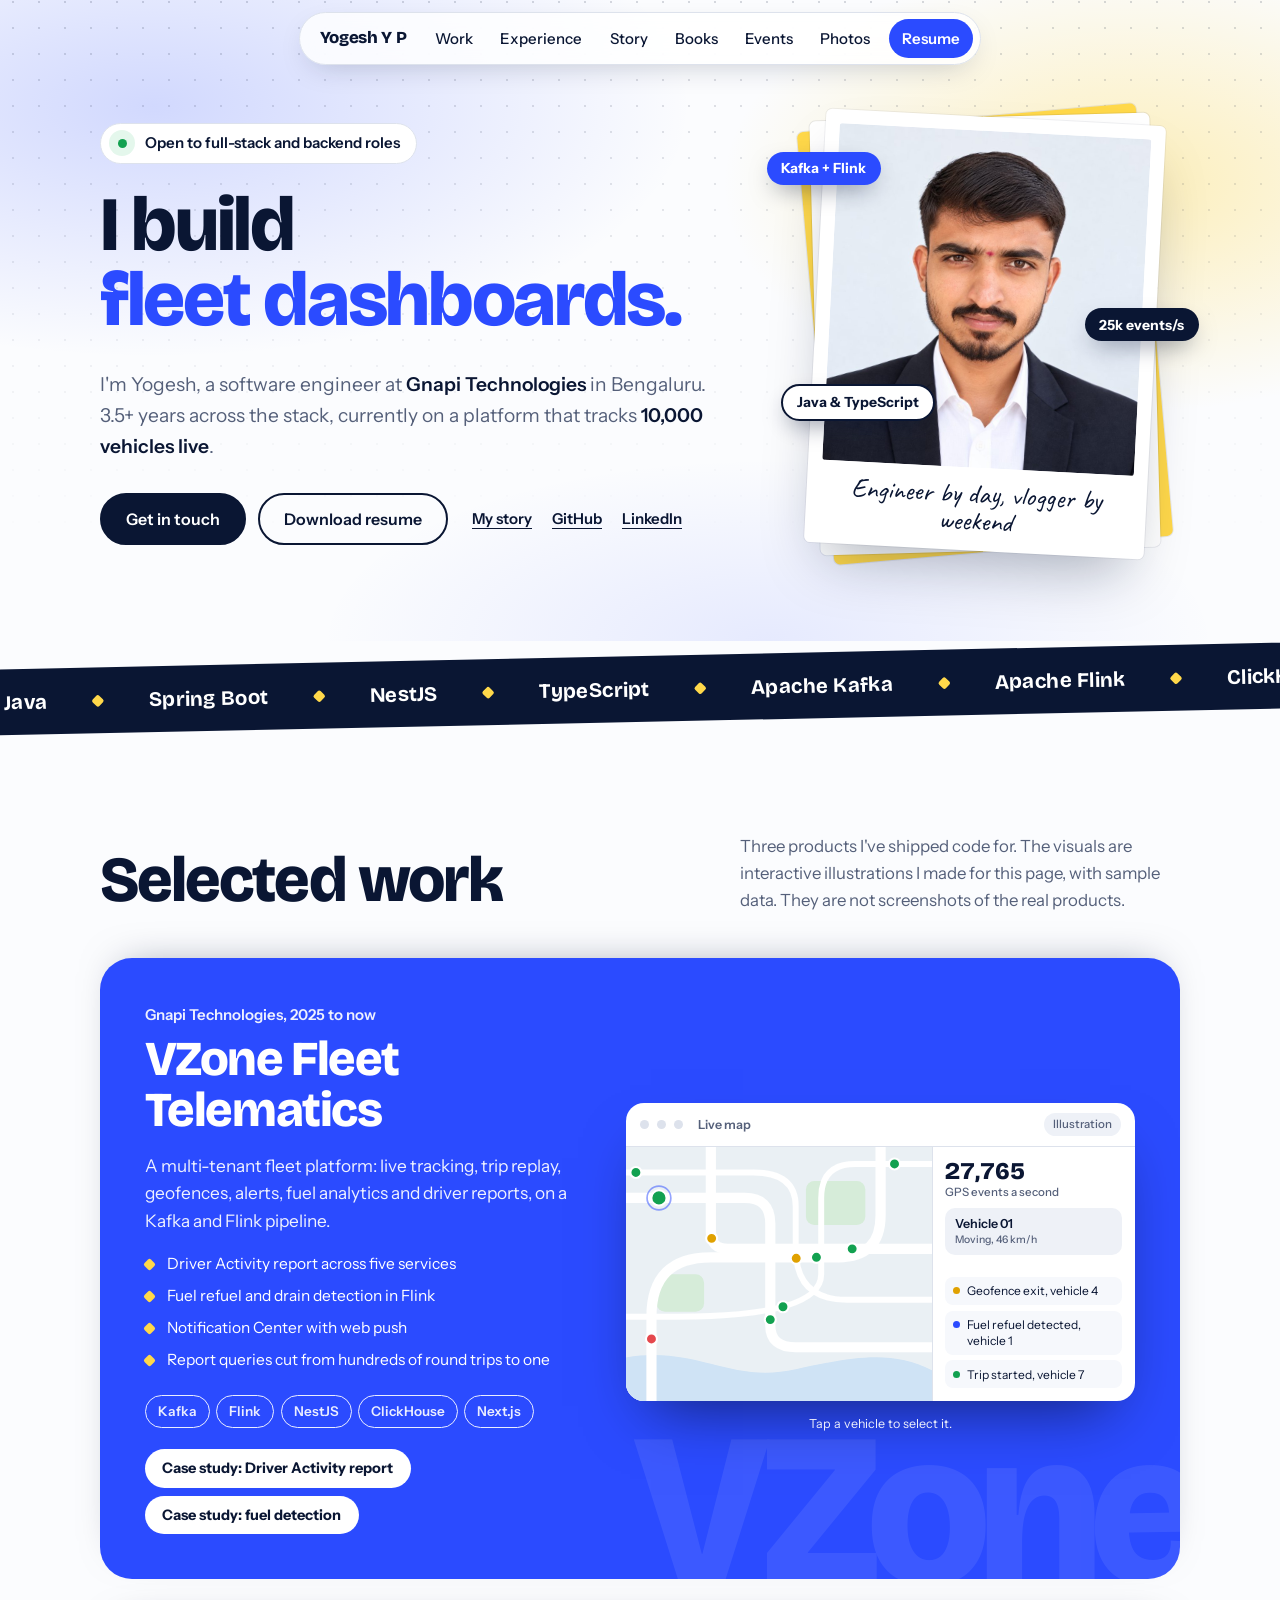
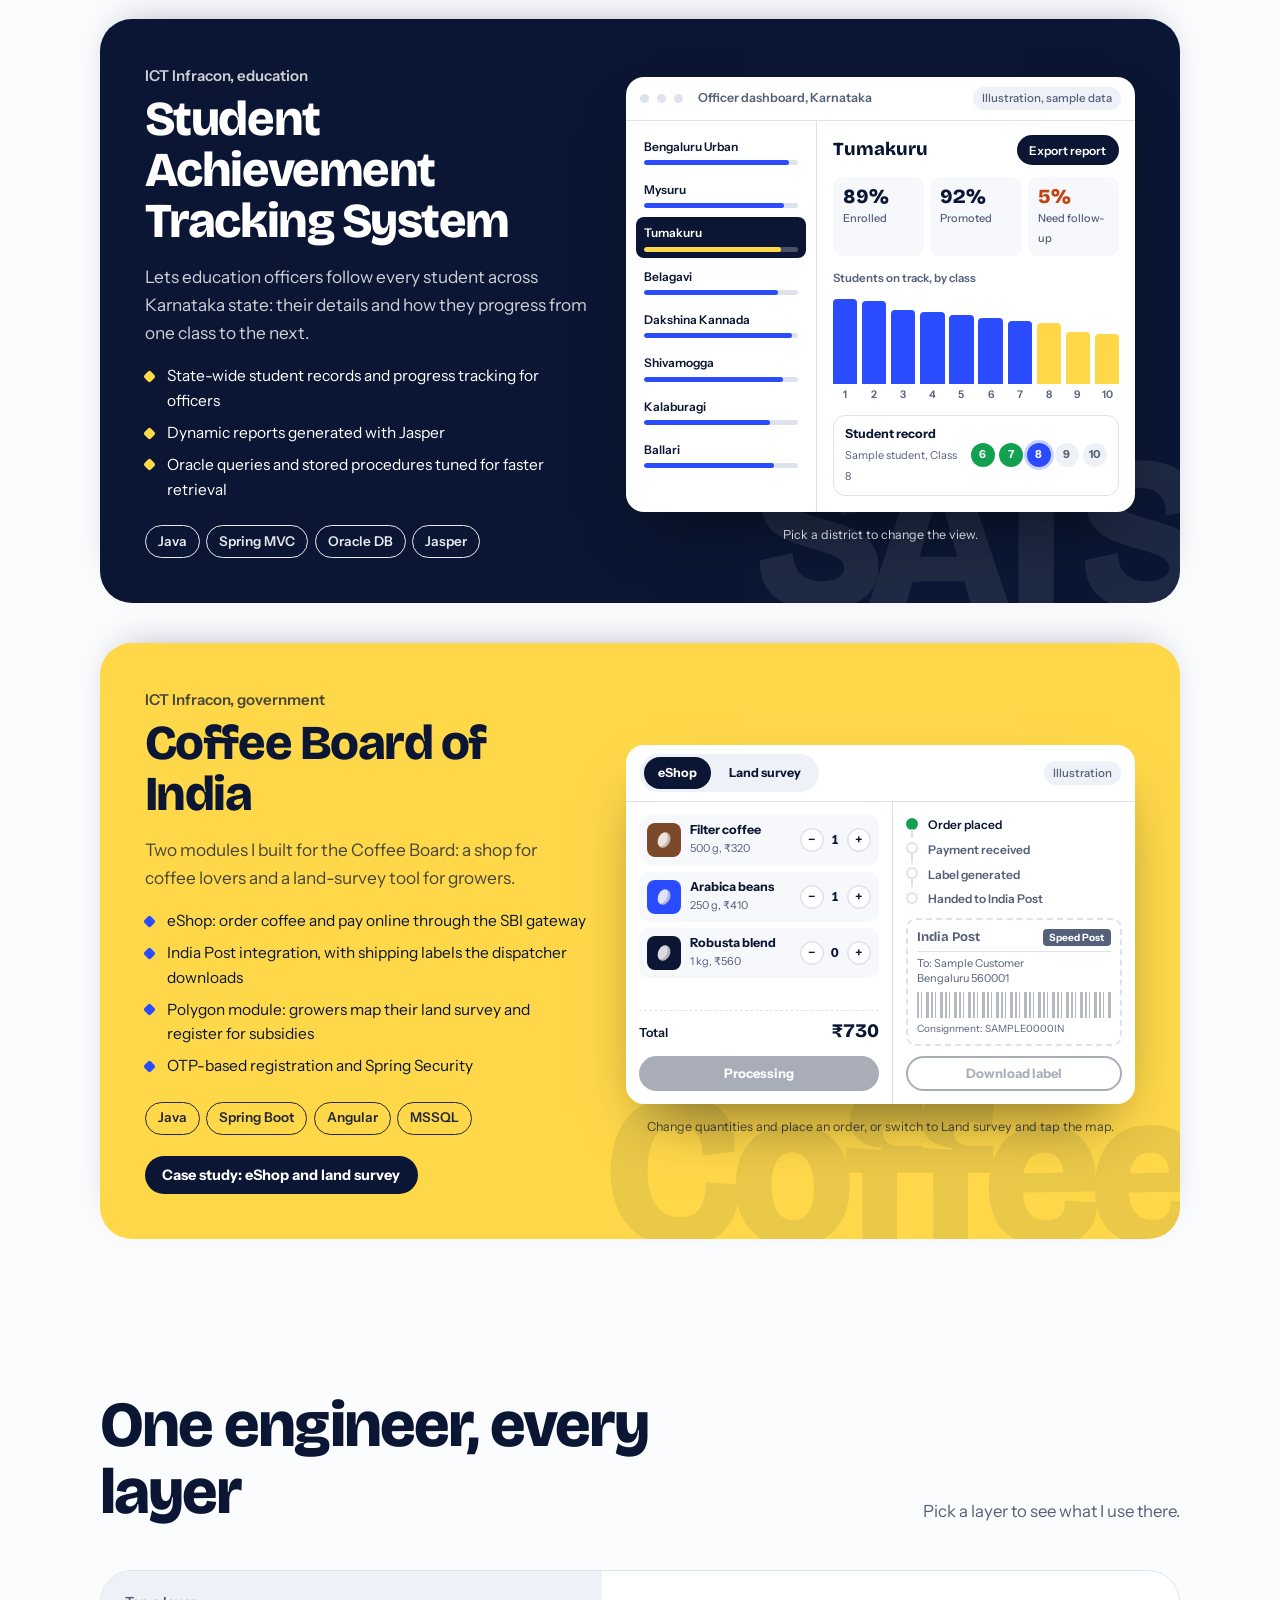
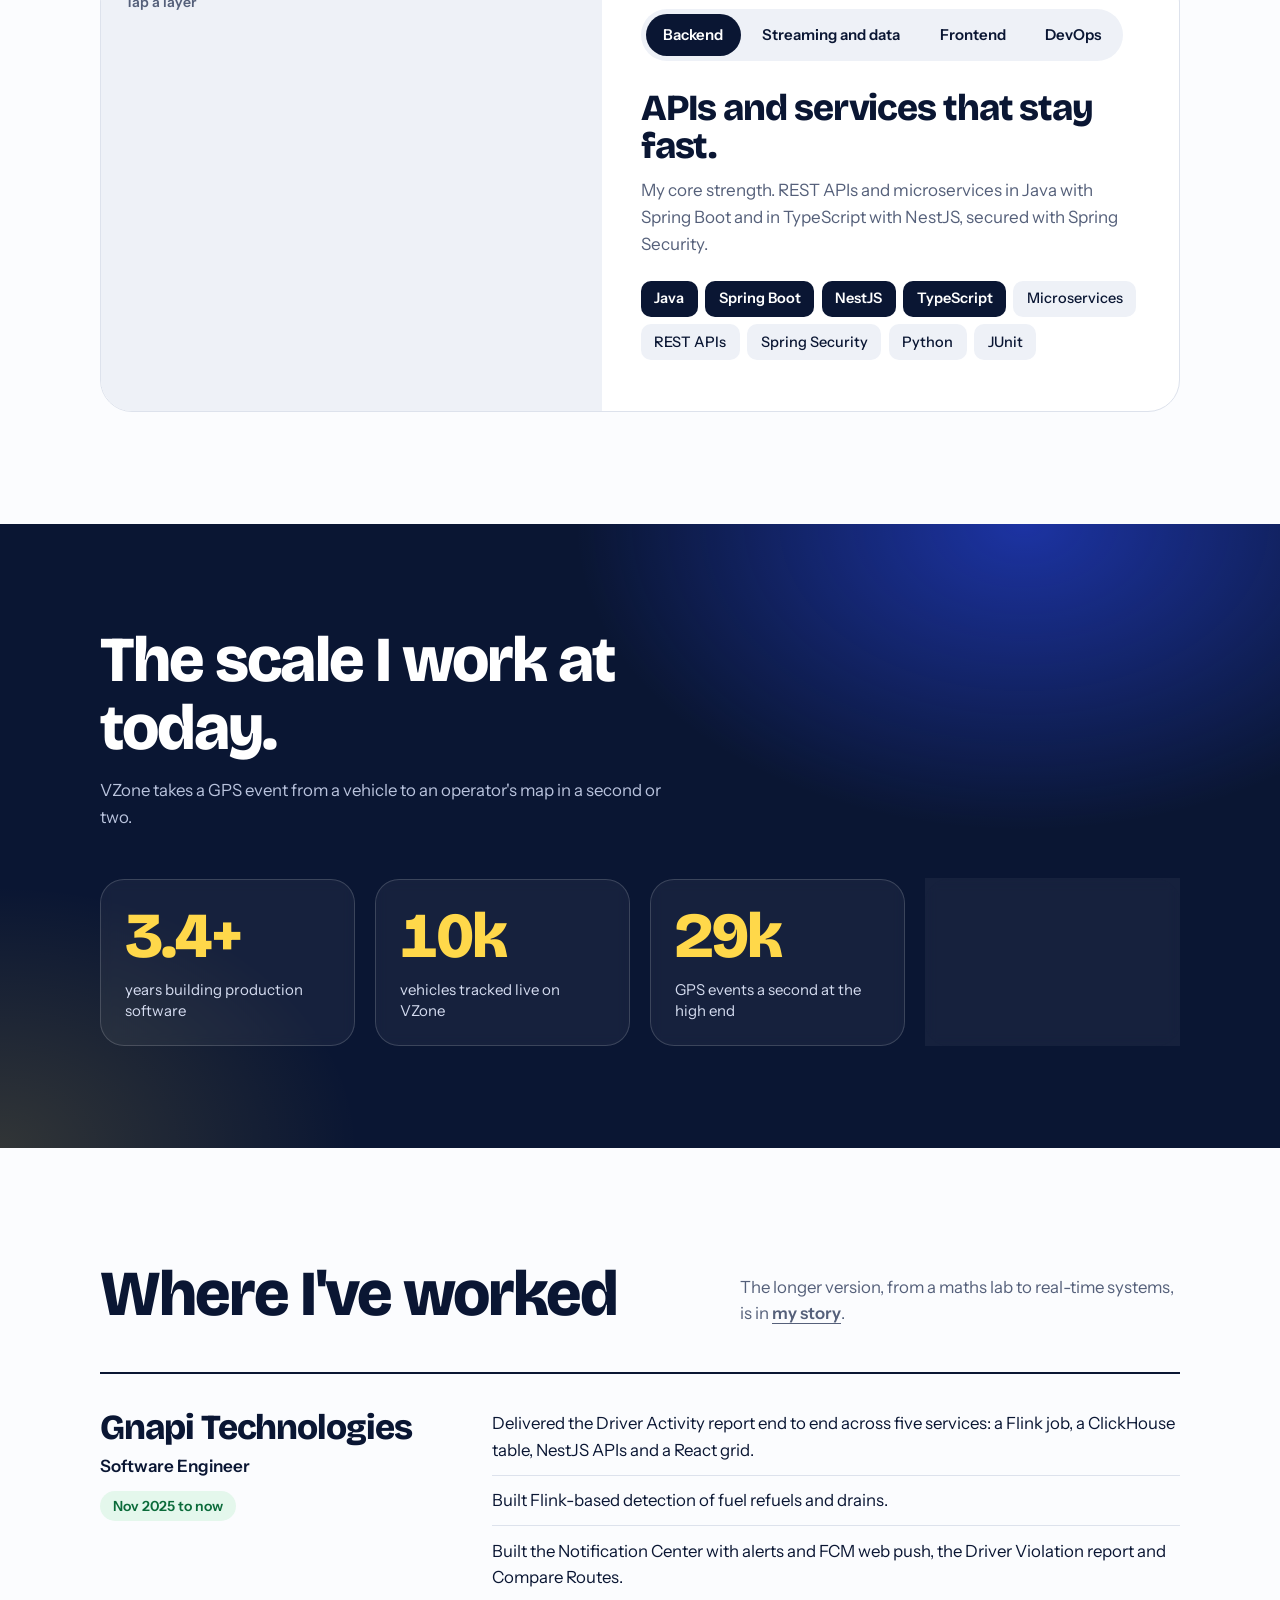
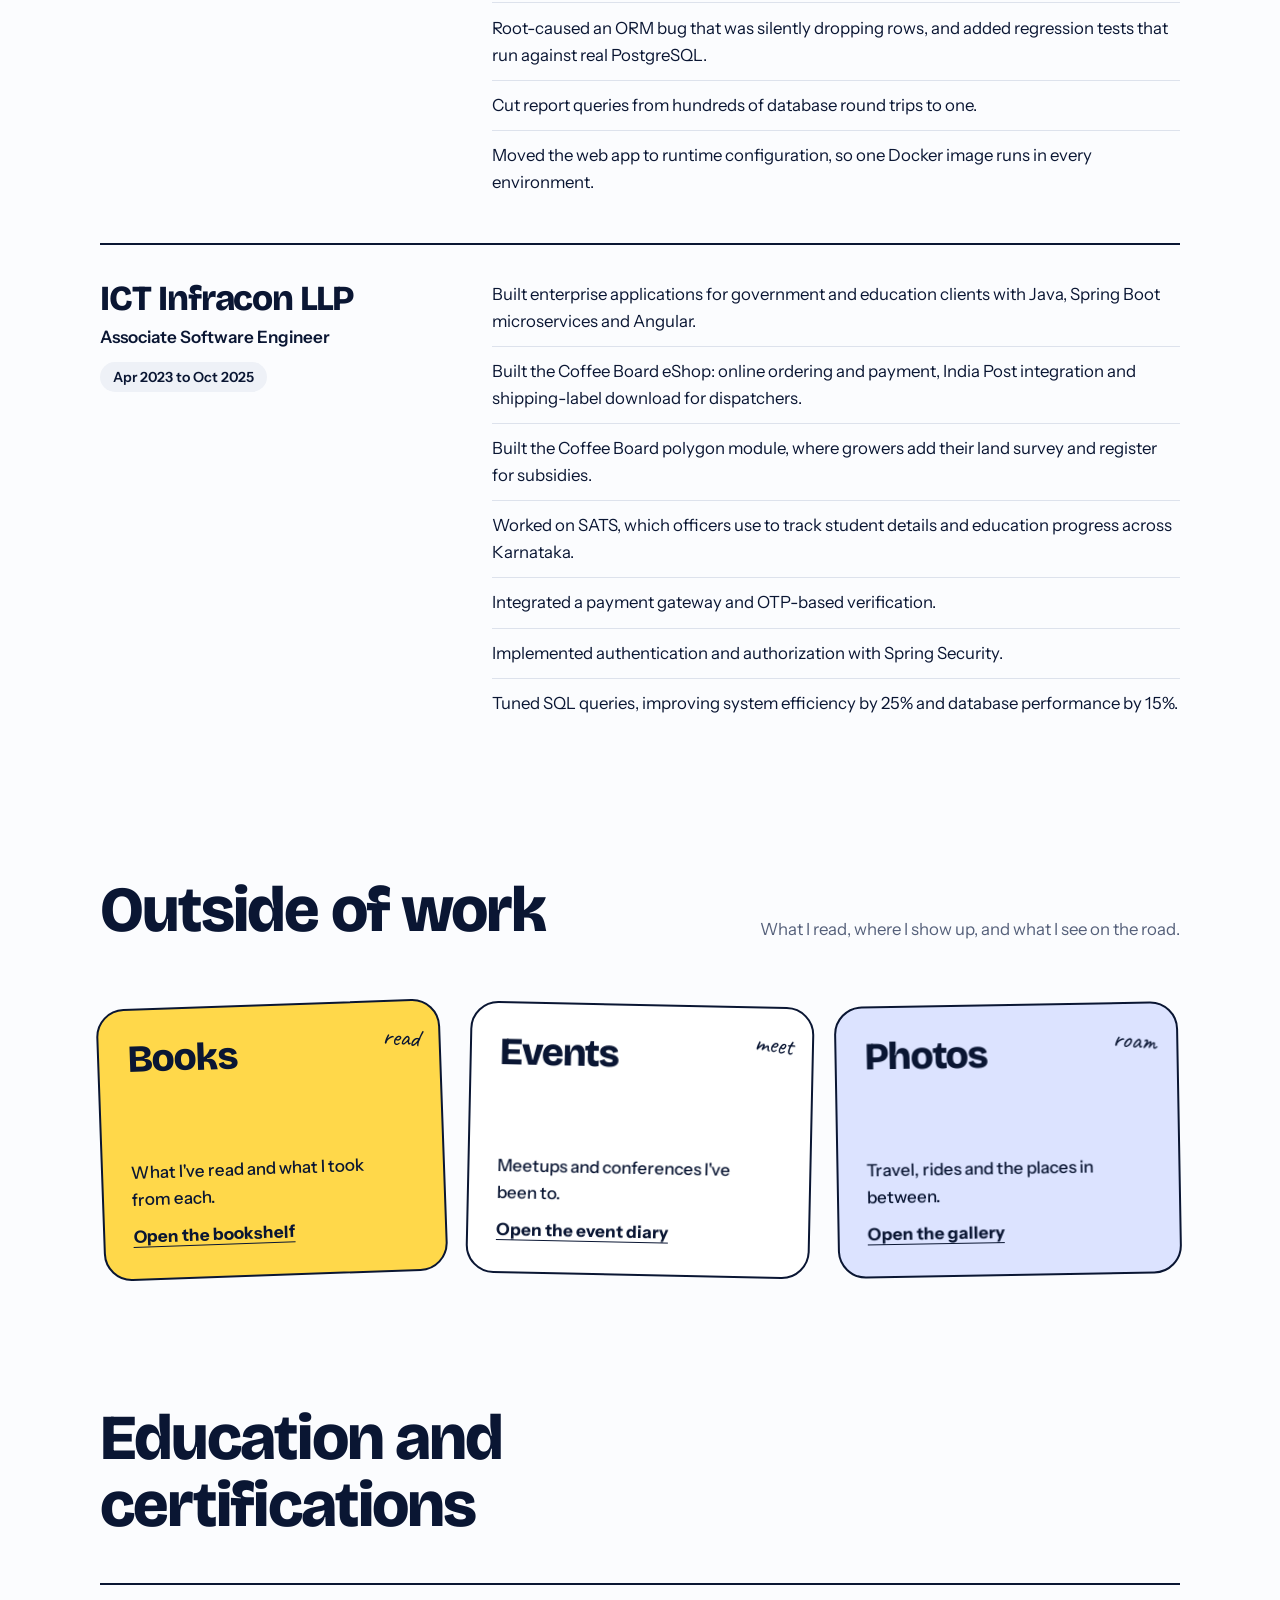
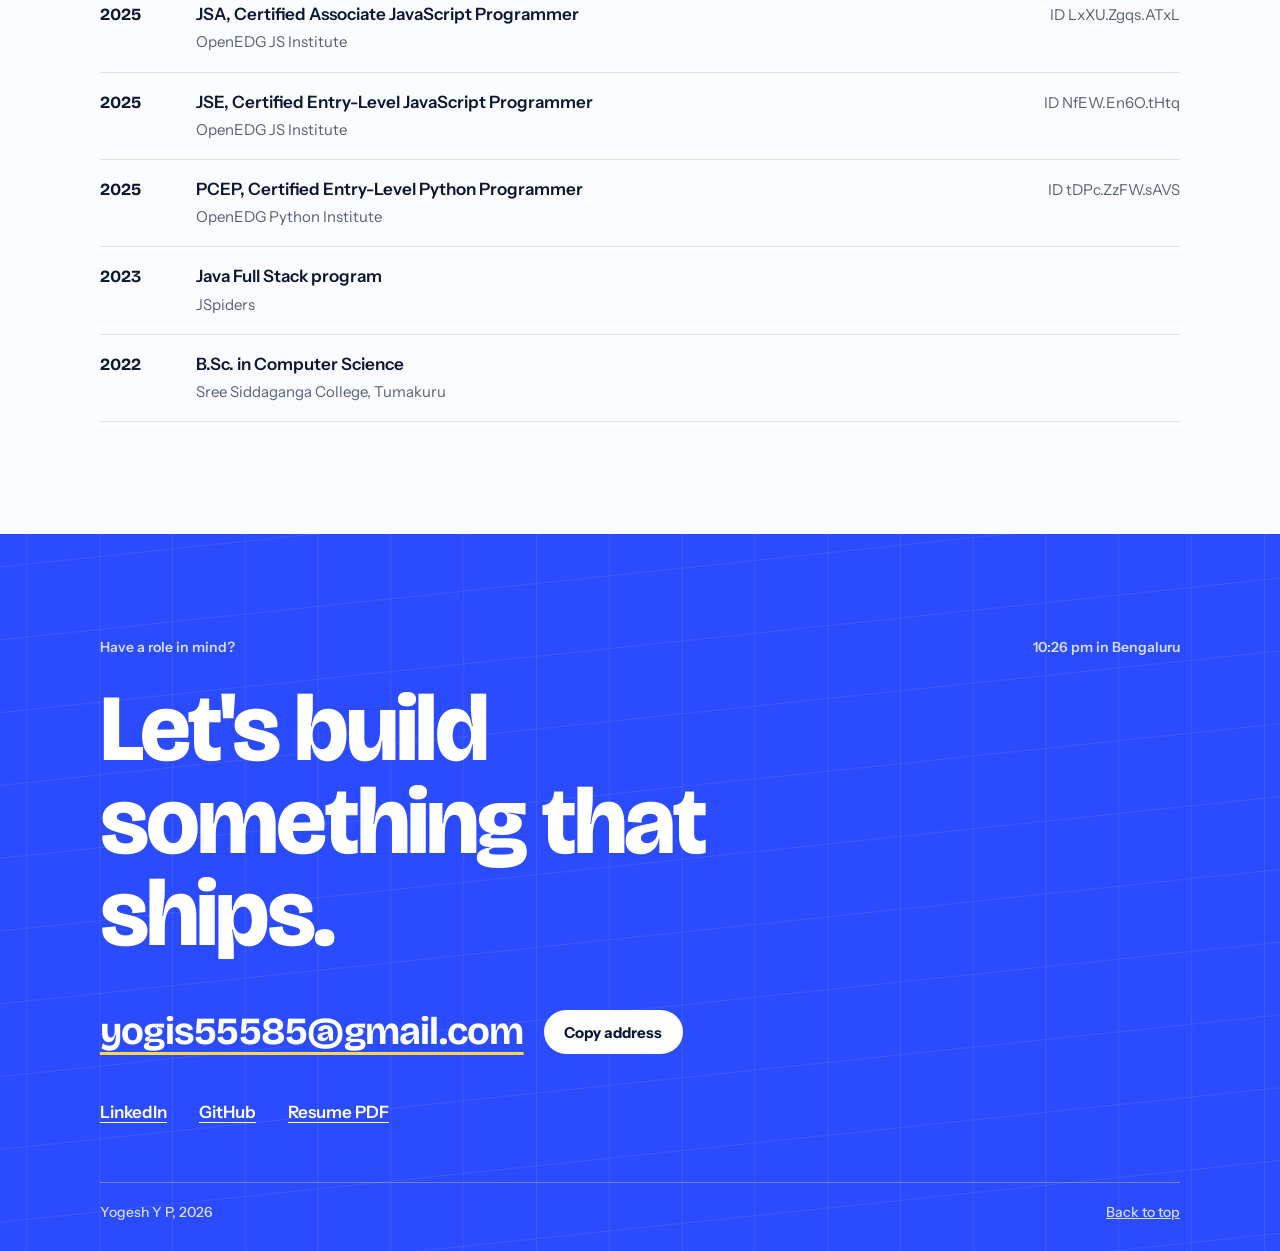
<file: index.html>
<!DOCTYPE html>
<html lang="en">
<head>
  <meta charset="UTF-8" />
  <meta name="viewport" content="width=device-width, initial-scale=1.0" />
  <title>Yogesh Y P, Software Engineer</title>
  <meta name="description" content="Software engineer at Gnapi Technologies, Bengaluru. 3.5+ years building full-stack applications with Java, Spring Boot, NestJS and React, and real-time data pipelines with Kafka, Flink and ClickHouse." />
  <meta property="og:type" content="website" />
  <meta property="og:title" content="Yogesh Y P, Software Engineer" />
  <meta property="og:description" content="Software engineer at Gnapi Technologies, Bengaluru. 3.5+ years building full-stack applications with Java, Spring Boot, NestJS and React, and real-time data pipelines with Kafka, Flink and ClickHouse." />
  <meta property="og:image" content="https://yogesh-yp.vercel.app/profile.jpg" />
  <meta name="theme-color" content="#FBFCFE" />
  <link rel="canonical" href="https://yogesh-yp.vercel.app/" />
  <meta property="og:url" content="https://yogesh-yp.vercel.app/" />
  <meta name="twitter:card" content="summary" />
  <link rel="icon" href="favicon.svg" type="image/svg+xml" />
  <link rel="preconnect" href="https://fonts.googleapis.com" />
  <link rel="preconnect" href="https://fonts.gstatic.com" crossorigin />
  <link href="https://fonts.googleapis.com/css2?family=Bricolage+Grotesque:opsz,wght@12..96,600;12..96,700;12..96,800&family=Instrument+Sans:wght@400;500;600;700&family=Caveat:wght@600&display=swap" rel="stylesheet" />
  <link rel="stylesheet" href="styles.css" />
  <link rel="stylesheet" href="home.css" />
</head>
<body id="top">
<a class="skip" href="#main">Skip to content</a>
<header class="top">
  <div class="wrap">
    <a class="brand" href="index.html">Yogesh Y P</a>
    <button type="button" class="menu-btn" id="menuBtn" aria-expanded="false" aria-controls="nav" hidden>Menu</button>
    <ul class="nav" id="nav">
      <li><a href="index.html#work">Work</a></li>
      <li><a href="index.html#experience">Experience</a></li>
      <li><a href="story.html">Story</a></li>
      <li><a href="books.html">Books</a></li>
      <li><a href="events.html">Events</a></li>
      <li><a href="photos.html">Photos</a></li>
      <li><a class="cta" href="Yogesh_Y_P_Resume.pdf" download>Resume</a></li>
    </ul>
  </div>
</header>
<main id="main">
  <section class="hero">
    <div class="wrap hero-in">
      <div>
        <p class="who load" style="--n:0"><i></i>Open to full-stack and backend roles</p>
        <h1 class="load" style="--n:1">
          <span class="sr">I build live data pipelines, fleet dashboards, fast APIs and full-stack apps.</span>
          <span aria-hidden="true">I build</span>
          <span class="swap" aria-hidden="true"><span>live pipelines.</span><span>fleet dashboards.</span><span>fast APIs.</span><span>full-stack apps.</span></span>
        </h1>
        <p class="sub load" style="--n:2">I'm Yogesh, a software engineer at <b>Gnapi Technologies</b> in Bengaluru. 3.5+ years across the stack, currently on a platform that tracks <b>10,000 vehicles live</b>.</p>
        <div class="acts load" style="--n:3">
          <a class="btn btn-fill" href="#contact">Get in touch</a>
          <a class="btn btn-line" href="Yogesh_Y_P_Resume.pdf" download>Download resume</a>
          <div class="socials"><a href="story.html">My story</a><a href="https://github.com/gitYog2" target="_blank" rel="noopener">GitHub</a><a href="https://www.linkedin.com/in/yogesh-y-p-dev/" target="_blank" rel="noopener">LinkedIn</a></div>
        </div>
      </div>
      <div class="snap load" style="--n:2">
        <span class="chip a" aria-hidden="true">Kafka + Flink</span>
        <span class="chip b" aria-hidden="true">25k events/s</span>
        <span class="chip c" aria-hidden="true">Java &amp; TypeScript</span>
        <figure class="polaroid">
          <img src="profile.jpg" alt="Portrait of Yogesh Y P" width="800" height="800" fetchpriority="high" />
          <figcaption>Engineer by day, vlogger by weekend</figcaption>
        </figure>
      </div>
    </div>
  </section>

  <div class="ticker" aria-hidden="true"><ul><li>Java</li><li>Spring Boot</li><li>NestJS</li><li>TypeScript</li><li>Apache Kafka</li><li>Apache Flink</li><li>ClickHouse</li><li>PostgreSQL</li><li>Valkey</li><li>React</li><li>Next.js</li><li>Angular</li><li>Docker</li><li>Kubernetes</li><li>PostGIS</li><li>GitHub Actions</li><li>Java</li><li>Spring Boot</li><li>NestJS</li><li>TypeScript</li><li>Apache Kafka</li><li>Apache Flink</li><li>ClickHouse</li><li>PostgreSQL</li><li>Valkey</li><li>React</li><li>Next.js</li><li>Angular</li><li>Docker</li><li>Kubernetes</li><li>PostGIS</li><li>GitHub Actions</li></ul></div>

  <section class="wrap sec" id="work">
    <div class="sec-head rv">
      <h2>Selected work</h2>
      <p>Three products I've shipped code for. The visuals are interactive illustrations I made for this page, with sample data. They are not screenshots of the real products.</p>
    </div>
    <div class="stack">

      <article class="card" style="--i:0">
        <span class="ghost" aria-hidden="true">VZone</span>
        <div>
          <p class="kicker">Gnapi Technologies, 2025 to now</p>
          <h3>VZone Fleet Telematics</h3>
          <p class="desc">A multi-tenant fleet platform: live tracking, trip replay, geofences, alerts, fuel analytics and driver reports, on a Kafka and Flink pipeline.</p>
          <ul class="did">
            <li>Driver Activity report across five services</li>
            <li>Fuel refuel and drain detection in Flink</li>
            <li>Notification Center with web push</li>
            <li>Report queries cut from hundreds of round trips to one</li>
          </ul>
          <ul class="tags"><li>Kafka</li><li>Flink</li><li>NestJS</li><li>ClickHouse</li><li>Next.js</li></ul>
          <p class="reads"><a href="case-driver-activity.html">Case study: Driver Activity report</a><a href="case-fuel-detection.html">Case study: fuel detection</a></p>
        </div>
        <div>
          <div class="win" id="fleet">
            <div class="win-bar"><i></i><i></i><i></i><span>Live map</span><em>Illustration</em></div>
            <div class="fleet">
              <svg viewBox="0 0 360 300" role="group" aria-label="Illustrated map with vehicles moving along roads">
                <path d="M-10 250 C80 230 120 280 200 262 S320 240 370 268 V310 H-10Z" fill="#CFE3F5"/>
                <rect x="212" y="40" width="70" height="52" rx="10" fill="#D6ECD9"/><rect x="36" y="150" width="56" height="44" rx="10" fill="#D6ECD9"/>
                <g class="rd" stroke-width="12">
                  <path class="route" d="M-10 60 H140 Q170 60 170 90 V210 Q170 236 200 236 H370"/>
                  <path class="route" d="M370 120 H120 Q100 120 100 100 V-10"/>
                  <path class="route" d="M30 310 V200 Q30 130 100 130 H250 Q300 130 300 80 V-10"/>
                </g>
                <g class="rd" stroke-width="7">
                  <path class="route" d="M-10 200 H60 Q230 200 230 150 V60 Q230 20 270 20 H370"/>
                  <path class="route" d="M370 180 H260 Q200 180 200 120 V70 Q200 30 150 30 H-10"/>
                </g>
                <circle id="halo" class="halo" r="14"/>
                <g id="vehs"></g>
              </svg>
              <div class="side">
                <div class="rate" id="rate">24,812<small>GPS events a second</small></div>
                <div class="picked" id="picked" aria-live="polite"></div>
                <ul class="feed" id="feed" aria-hidden="true"></ul>
              </div>
            </div>
          </div>
          <p class="note">Tap a vehicle to select it.</p>
        </div>
      </article>

      <article class="card navy" style="--i:1">
        <span class="ghost" aria-hidden="true">SATS</span>
        <div>
          <p class="kicker">ICT Infracon, education</p>
          <h3>Student Achievement Tracking System</h3>
          <p class="desc">Lets education officers follow every student across Karnataka state: their details and how they progress from one class to the next.</p>
          <ul class="did">
            <li>State-wide student records and progress tracking for officers</li>
            <li>Dynamic reports generated with Jasper</li>
            <li>Oracle queries and stored procedures tuned for faster retrieval</li>
          </ul>
          <ul class="tags"><li>Java</li><li>Spring MVC</li><li>Oracle DB</li><li>Jasper</li></ul>
        </div>
        <div>
          <div class="win" id="sats">
            <div class="win-bar"><i></i><i></i><i></i><span>Officer dashboard, Karnataka</span><em>Illustration, sample data</em></div>
            <div class="sats">
              <div class="dist" role="group" aria-label="Districts"></div>
              <div class="sats-main">
                <div class="sats-top"><h4 id="satsName">Tumakuru</h4><span class="pill">Export report</span></div>
                <div class="kpis">
                  <div><b id="k1"></b><span>Enrolled</span></div>
                  <div><b id="k2"></b><span>Promoted</span></div>
                  <div><b id="k3"></b><span>Need follow-up</span></div>
                </div>
                <p class="cap">Students on track, by class</p>
                <div class="cls" id="cls" aria-hidden="true"></div>
                <div class="stu" aria-hidden="true">
                  <div><b>Student record</b><small>Sample student, Class 8</small></div>
                  <ol><li class="ok">6</li><li class="ok">7</li><li class="cur">8</li><li>9</li><li>10</li></ol>
                </div>
              </div>
            </div>
          </div>
          <p class="note">Pick a district to change the view.</p>
        </div>
      </article>

      <article class="card sun" style="--i:2">
        <span class="ghost" aria-hidden="true">Coffee</span>
        <div>
          <p class="kicker">ICT Infracon, government</p>
          <h3>Coffee Board of India</h3>
          <p class="desc">Two modules I built for the Coffee Board: a shop for coffee lovers and a land-survey tool for growers.</p>
          <ul class="did">
            <li>eShop: order coffee and pay online through the SBI gateway</li>
            <li>India Post integration, with shipping labels the dispatcher downloads</li>
            <li>Polygon module: growers map their land survey and register for subsidies</li>
            <li>OTP-based registration and Spring Security</li>
          </ul>
          <ul class="tags"><li>Java</li><li>Spring Boot</li><li>Angular</li><li>MSSQL</li></ul>
          <p class="reads"><a href="case-coffee-board.html">Case study: eShop and land survey</a></p>
        </div>
        <div>
          <div class="win" id="coffee">
            <div class="win-bar">
              <div class="wtabs" role="tablist" aria-label="Coffee Board modules">
                <button role="tab" aria-selected="true" type="button">eShop</button>
                <button role="tab" aria-selected="false" tabindex="-1" type="button">Land survey</button>
              </div>
              <em>Illustration</em>
            </div>

            <div class="view on shop" role="tabpanel">
              <div class="cart">
                <ul id="items"></ul>
                <div class="total"><span>Total</span><b id="total"></b></div>
                <button type="button" class="act" id="order">Place order</button>
              </div>
              <div class="ship">
                <ol class="track" id="track">
                  <li>Order placed</li><li>Payment received</li><li>Label generated</li><li>Handed to India Post</li>
                </ol>
                <div class="label" id="label">
                  <div class="label-top"><b>India Post</b><span>Speed Post</span></div>
                  <p>To: Sample Customer<br />Bengaluru 560001</p>
                  <div class="barcode" aria-hidden="true"></div>
                  <small>Consignment: SAMPLE0000IN</small>
                </div>
                <button type="button" class="act ghosty" id="dl" disabled>Download label</button>
              </div>
            </div>

            <div class="view land" role="tabpanel">
              <svg id="plot" viewBox="0 0 360 250" preserveAspectRatio="xMidYMid slice" role="group" aria-label="Field map. Tap to mark the corners of a plot.">
                <rect width="360" height="250" fill="#DDE9CF"/>
                <g fill="none" stroke="#C5D8B3" stroke-width="1.5">
                  <path d="M-10 60 C80 30 160 90 370 50"/><path d="M-10 110 C90 80 200 150 370 100"/><path d="M-10 165 C100 140 220 210 370 160"/><path d="M-10 220 C120 195 240 260 370 215"/>
                </g>
                <path d="M-10 196 C70 180 110 236 200 222 S320 200 370 228" fill="none" stroke="#fff" stroke-width="7" stroke-linecap="round"/>
                <path d="M250 -10 C240 60 300 120 290 260" fill="none" stroke="#B9D7EE" stroke-width="9" stroke-linecap="round"/>
                <polygon id="poly" fill="rgba(43,75,255,.22)" stroke="#2B4BFF" stroke-width="2.5" stroke-linejoin="round"/>
                <g id="pts"></g>
              </svg>
              <div class="side">
                <dl>
                  <div><dt>Survey number</dt><dd>Sample 42/3</dd></div>
                  <div><dt>Corners marked</dt><dd id="corners">0</dd></div>
                  <div><dt>Area</dt><dd id="area">0.00 acres</dd></div>
                </dl>
                <p class="chipline" id="subsidy">Mark at least 3 corners</p>
                <button type="button" class="act" id="register" disabled>Register for subsidy</button>
                <button type="button" class="act ghosty" id="clear">Clear and draw my own</button>
              </div>
            </div>
          </div>
          <p class="note">Change quantities and place an order, or switch to Land survey and tap the map.</p>
        </div>
      </article>
    </div>
  </section>

  <section class="wrap sec" id="stack">
    <div class="sec-head rv">
      <h2>One engineer, every layer</h2>
      <p>Pick a layer to see what I use there.</p>
    </div>
    <div class="lab rv">
      <div class="plates">
        <p>Tap a layer</p>
        <div class="plates-in">
          <button class="plate" style="--z:0" data-k="3" aria-pressed="false" type="button"><span>DevOps</span></button>
          <button class="plate" style="--z:1" data-k="1" aria-pressed="false" type="button"><span>Data</span></button>
          <button class="plate" style="--z:2" data-k="0" aria-pressed="true" type="button"><span>Backend</span></button>
          <button class="plate" style="--z:3" data-k="2" aria-pressed="false" type="button"><span>Frontend</span></button>
        </div>
      </div>
      <div class="lab-side">
        <div class="tabs" role="tablist" aria-label="Layers of the stack">
          <button role="tab" aria-selected="true" type="button">Backend</button>
          <button role="tab" aria-selected="false" tabindex="-1" type="button">Streaming and data</button>
          <button role="tab" aria-selected="false" tabindex="-1" type="button">Frontend</button>
          <button role="tab" aria-selected="false" tabindex="-1" type="button">DevOps</button>
        </div>
        <div class="pane on" role="tabpanel">
          <h3>APIs and services that stay fast.</h3>
          <p>My core strength. REST APIs and microservices in Java with Spring Boot and in TypeScript with NestJS, secured with Spring Security.</p>
          <ul><li class="core">Java</li><li class="core">Spring Boot</li><li class="core">NestJS</li><li class="core">TypeScript</li><li>Microservices</li><li>REST APIs</li><li>Spring Security</li><li>Python</li><li>JUnit</li></ul>
        </div>
        <div class="pane" role="tabpanel">
          <h3>Events in, answers out.</h3>
          <p>Kafka as the backbone, Flink jobs for trips, fuel and alerts, and the right store for each read: PostgreSQL, ClickHouse or Valkey.</p>
          <ul><li class="core">Apache Kafka</li><li class="core">PostgreSQL</li><li class="core">ClickHouse</li><li>Apache Flink</li><li>Valkey</li><li>PostGIS</li><li>MySQL</li><li>MSSQL</li><li>SQL tuning</li></ul>
        </div>
        <div class="pane" role="tabpanel">
          <h3>Interfaces people use all day.</h3>
          <p>Clean, interactive screens in React and Next.js, plus Angular from my years on government platforms.</p>
          <ul><li class="core">React</li><li class="core">Next.js</li><li>Angular</li><li>JavaScript</li><li>TypeScript</li></ul>
        </div>
        <div class="pane" role="tabpanel">
          <h3>One image, every environment.</h3>
          <p>Containers and pipelines that make releases boring. I moved VZone's web app to runtime configuration so a single Docker image runs everywhere.</p>
          <ul><li class="core">Docker</li><li>Kubernetes</li><li>Helm</li><li>GitHub Actions</li><li>CI/CD</li><li>Git</li><li>Maven</li><li>Postman</li><li>JIRA</li></ul>
        </div>
      </div>
    </div>
  </section>

  <section class="dark">
    <div class="wrap">
      <h2 class="rv">The scale I work at today.</h2>
      <p class="rv">VZone takes a GPS event from a vehicle to an operator's map in a second or two.</p>
      <div class="nums">
        <div class="rv" style="--d:0s"><b data-to="3.5" data-suf="+">3.5+</b><span>years building production software</span></div>
        <div class="rv" style="--d:.08s"><b data-to="10" data-suf="k">10k</b><span>vehicles tracked live on VZone</span></div>
        <div class="rv" style="--d:.16s"><b data-to="30" data-suf="k">30k</b><span>GPS events a second at the high end</span></div>
        <div class="rv" style="--d:.24s"><b data-to="5">5</b><span>services touched to ship one report end to end</span></div>
      </div>
    </div>
  </section>

  <section class="wrap sec" id="experience">
    <div class="sec-head rv"><h2>Where I've worked</h2><p>The longer version, from a maths lab to real-time systems, is in <a href="story.html">my story</a>.</p></div>
    <article class="job now rv">
      <div>
        <h3>Gnapi Technologies</h3>
        <p class="role">Software Engineer</p>
        <span class="when">Nov 2025 to now</span>
      </div>
      <ul>
        <li>Delivered the Driver Activity report end to end across five services: a Flink job, a ClickHouse table, NestJS APIs and a React grid.</li>
        <li>Built Flink-based detection of fuel refuels and drains.</li>
        <li>Built the Notification Center with alerts and FCM web push, the Driver Violation report and Compare Routes.</li>
        <li>Root-caused an ORM bug that was silently dropping rows, and added regression tests that run against real PostgreSQL.</li>
        <li>Cut report queries from hundreds of database round trips to one.</li>
        <li>Moved the web app to runtime configuration, so one Docker image runs in every environment.</li>
      </ul>
    </article>
    <article class="job rv">
      <div>
        <h3>ICT Infracon LLP</h3>
        <p class="role">Associate Software Engineer</p>
        <span class="when">Apr 2023 to Oct 2025</span>
      </div>
      <ul>
        <li>Built enterprise applications for government and education clients with Java, Spring Boot microservices and Angular.</li>
        <li>Built the Coffee Board eShop: online ordering and payment, India Post integration and shipping-label download for dispatchers.</li>
        <li>Built the Coffee Board polygon module, where growers add their land survey and register for subsidies.</li>
        <li>Worked on SATS, which officers use to track student details and education progress across Karnataka.</li>
        <li>Integrated a payment gateway and OTP-based verification.</li>
        <li>Implemented authentication and authorization with Spring Security.</li>
        <li>Tuned SQL queries, improving system efficiency by 25% and database performance by 15%.</li>
      </ul>
    </article>
  </section>

  <section class="wrap sec" id="beyond">
    <div class="sec-head rv">
      <h2>Outside of work</h2>
      <p>What I read, where I show up, and what I see on the road.</p>
    </div>
    <div class="beyond rv">
      <a href="books.html"><em aria-hidden="true">read</em><h3>Books</h3><div><p>What I've read and what I took from each.</p><span>Open the bookshelf</span></div></a>
      <a href="events.html"><em aria-hidden="true">meet</em><h3>Events</h3><div><p>Meetups and conferences I've been to.</p><span>Open the event diary</span></div></a>
      <a href="photos.html"><em aria-hidden="true">roam</em><h3>Photos</h3><div><p>Travel, rides and the places in between.</p><span>Open the gallery</span></div></a>
    </div>
  </section>

  <section class="wrap sec" id="credentials">
    <div class="sec-head rv"><h2>Education and certifications</h2></div>
    <ul class="creds rv">
      <li><span class="yr">2025</span><div><strong>JSA, Certified Associate JavaScript Programmer</strong><span class="by">OpenEDG JS Institute</span></div><span class="id">ID LxXU.Zgqs.ATxL</span></li>
      <li><span class="yr">2025</span><div><strong>JSE, Certified Entry-Level JavaScript Programmer</strong><span class="by">OpenEDG JS Institute</span></div><span class="id">ID NfEW.En6O.tHtq</span></li>
      <li><span class="yr">2025</span><div><strong>PCEP, Certified Entry-Level Python Programmer</strong><span class="by">OpenEDG Python Institute</span></div><span class="id">ID tDPc.ZzFW.sAVS</span></li>
      <li><span class="yr">2023</span><div><strong>Java Full Stack program</strong><span class="by">JSpiders</span></div><span class="id"></span></li>
      <li><span class="yr">2022</span><div><strong>B.Sc. in Computer Science</strong><span class="by">Sree Siddaganga College, Tumakuru</span></div><span class="id"></span></li>
    </ul>
  </section>
</main>

<footer class="contact" id="contact">
  <div class="wrap">
    <p class="meta"><span>Have a role in mind?</span><span id="clock">Bengaluru, India</span></p>
    <h2>Let's build something that ships.</h2>
    <div class="mail">
      <a href="mailto:yogis55585@gmail.com">yogis55585@gmail.com</a>
      <button type="button" id="copyMail">Copy address</button>
    </div>
    <ul class="links">
      <li><a href="https://www.linkedin.com/in/yogesh-y-p-dev/" target="_blank" rel="noopener">LinkedIn</a></li>
      <li><a href="https://github.com/gitYog2" target="_blank" rel="noopener">GitHub</a></li>
      <li><a href="Yogesh_Y_P_Resume.pdf" download>Resume PDF</a></li>
    </ul>
    <p class="foot"><span>Yogesh Y P, 2026</span><a href="#top">Back to top</a></p>
  </div>
</footer>
<script src="home.js"></script>
<script src="site.js"></script>
<script src="nav.js"></script>
</body>
</html>
</file>
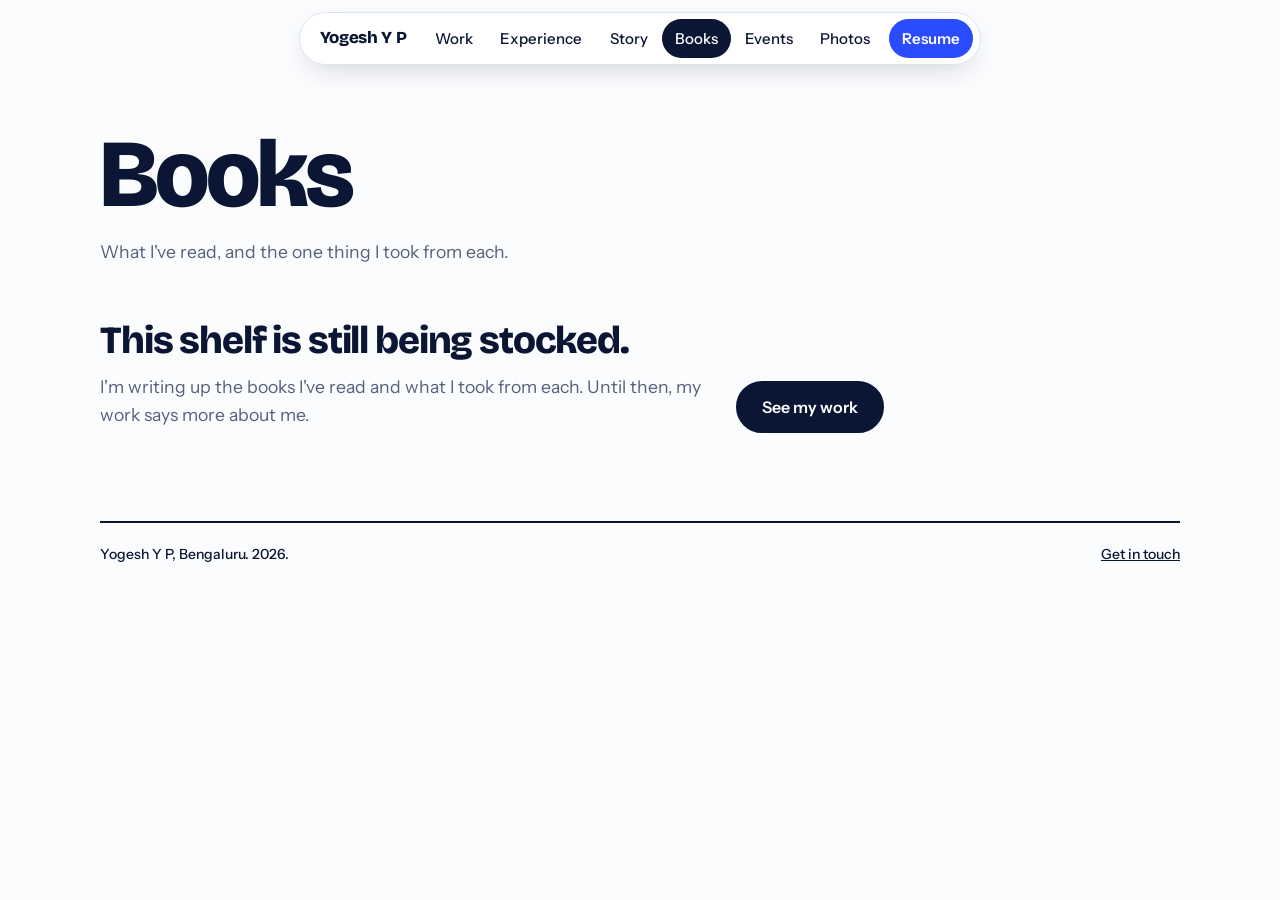
<file: books.html>
<!DOCTYPE html>
<html lang="en">
<head>
  <meta charset="UTF-8" />
  <meta name="viewport" content="width=device-width, initial-scale=1.0" />
  <title>Books, Yogesh Y P</title>
  <meta name="description" content="Books Yogesh Y P has read, with a line on each." />
  <meta property="og:type" content="website" />
  <meta property="og:title" content="Books, Yogesh Y P" />
  <meta property="og:description" content="Books Yogesh Y P has read, with a line on each." />
  <meta property="og:image" content="https://yogesh-yp.vercel.app/profile.jpg" />
  <meta name="theme-color" content="#FBFCFE" />
  <link rel="canonical" href="https://yogesh-yp.vercel.app/books.html" />
  <meta property="og:url" content="https://yogesh-yp.vercel.app/books.html" />
  <meta name="twitter:card" content="summary" />
  <link rel="icon" href="favicon.svg" type="image/svg+xml" />
  <link rel="preconnect" href="https://fonts.googleapis.com" />
  <link rel="preconnect" href="https://fonts.gstatic.com" crossorigin />
  <link href="https://fonts.googleapis.com/css2?family=Bricolage+Grotesque:opsz,wght@12..96,600;12..96,700;12..96,800&family=Instrument+Sans:wght@400;500;600;700&display=swap" rel="stylesheet" />
  <link rel="stylesheet" href="styles.css" />
</head>
<body>
<a class="skip" href="#main">Skip to content</a>
<header class="top">
  <div class="wrap">
    <a class="brand" href="index.html">Yogesh Y P</a>
    <button type="button" class="menu-btn" id="menuBtn" aria-expanded="false" aria-controls="nav" hidden>Menu</button>
    <ul class="nav" id="nav">
      <li><a href="index.html#work">Work</a></li>
      <li><a href="index.html#experience">Experience</a></li>
      <li><a href="story.html">Story</a></li>
      <li><a href="books.html" aria-current="page">Books</a></li>
      <li><a href="events.html">Events</a></li>
      <li><a href="photos.html">Photos</a></li>
      <li><a class="cta" href="Yogesh_Y_P_Resume.pdf" download>Resume</a></li>
    </ul>
  </div>
</header>
<main class="wrap" id="main">
  <div class="page-head">
    <h1>Books</h1>
    <p class="lede">What I've read, and the one thing I took from each.</p>
  </div>
  <p class="sample" id="sample" hidden>Preview of the layout with sample entries. Replace them in content.js and remove <code>sample: true</code> to publish.</p>
  <div class="soon" id="soon" hidden>
    <h2>This shelf is still being stocked.</h2>
    <p>I'm writing up the books I've read and what I took from each. Until then, my work says more about me.</p>
    <a class="btn btn-fill" href="index.html#work">See my work</a>
  </div>
  <ul class="books" id="books"></ul>
  <footer class="plain-foot"><span>Yogesh Y P, Bengaluru. 2026.</span><a href="index.html#contact">Get in touch</a></footer>
</main>
<script src="content.js"></script>
<script src="site.js"></script>
<script src="nav.js"></script>
</body>
</html>
</file>
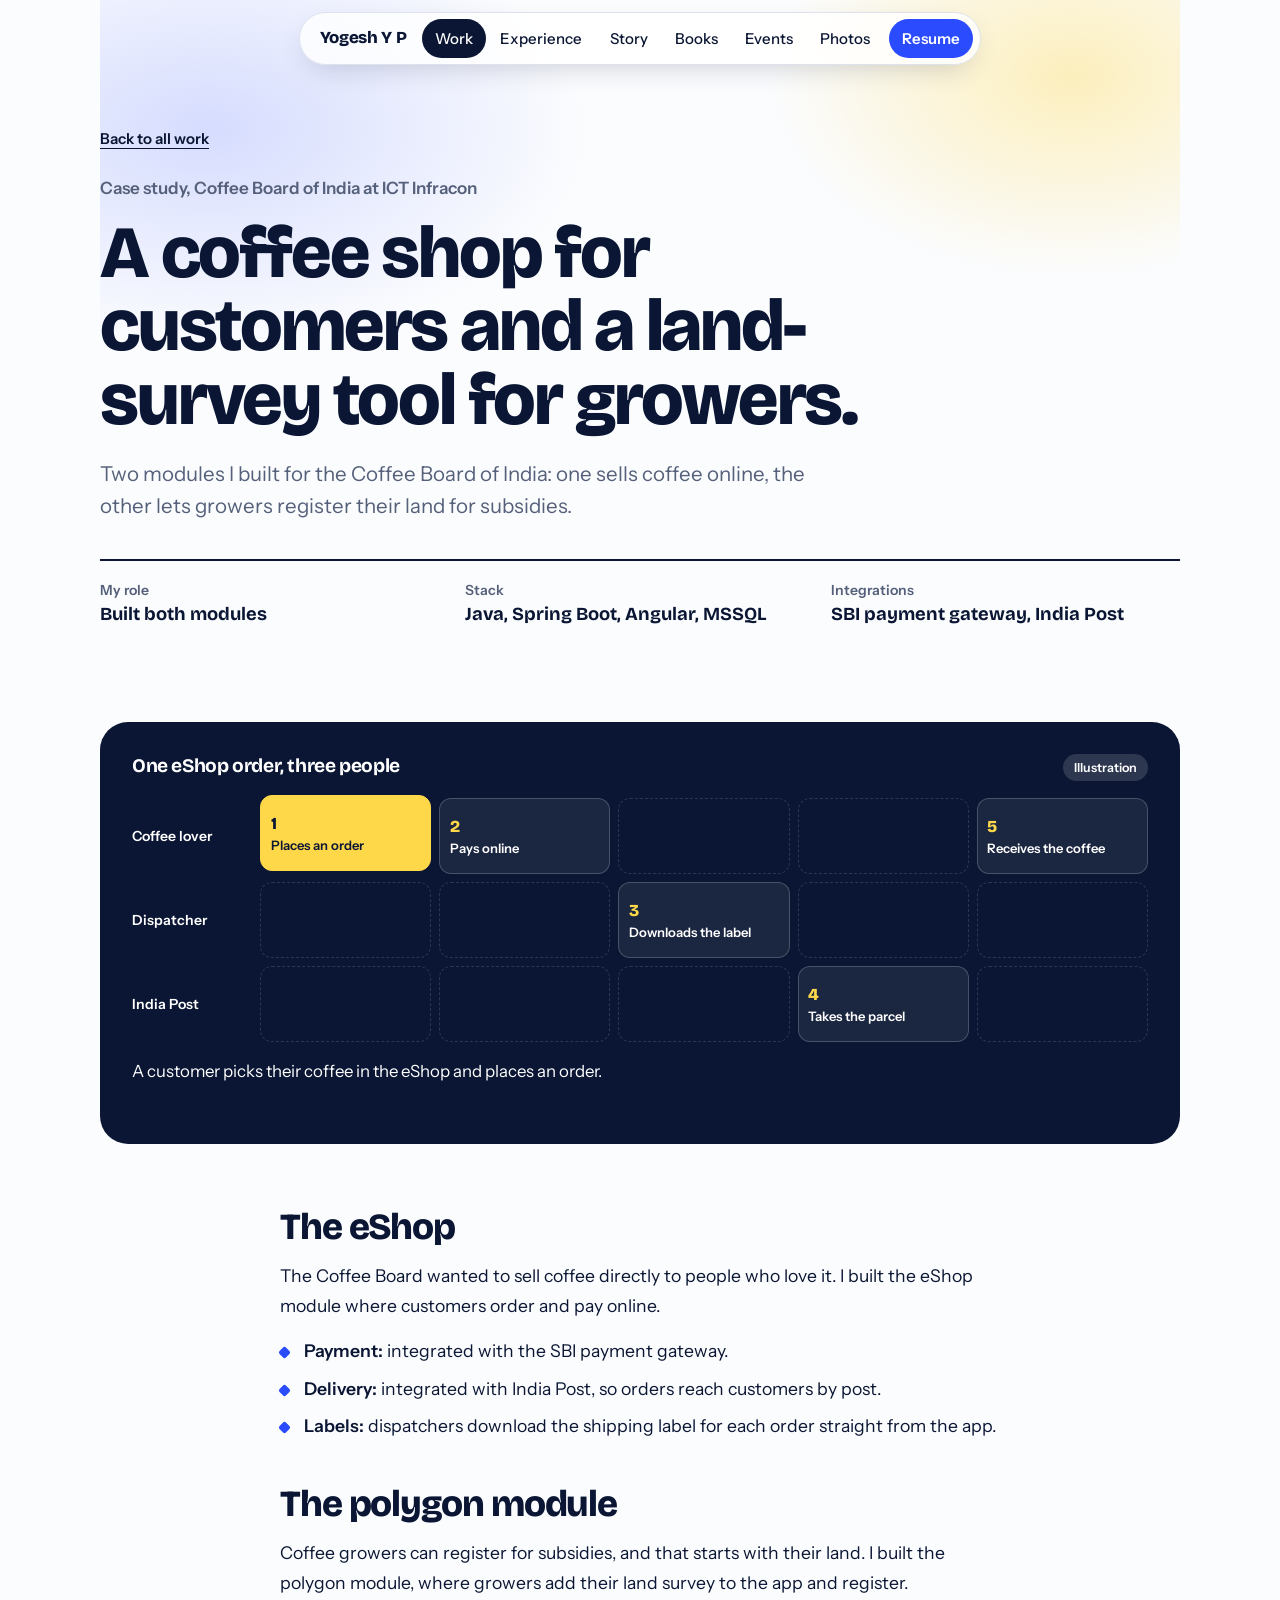
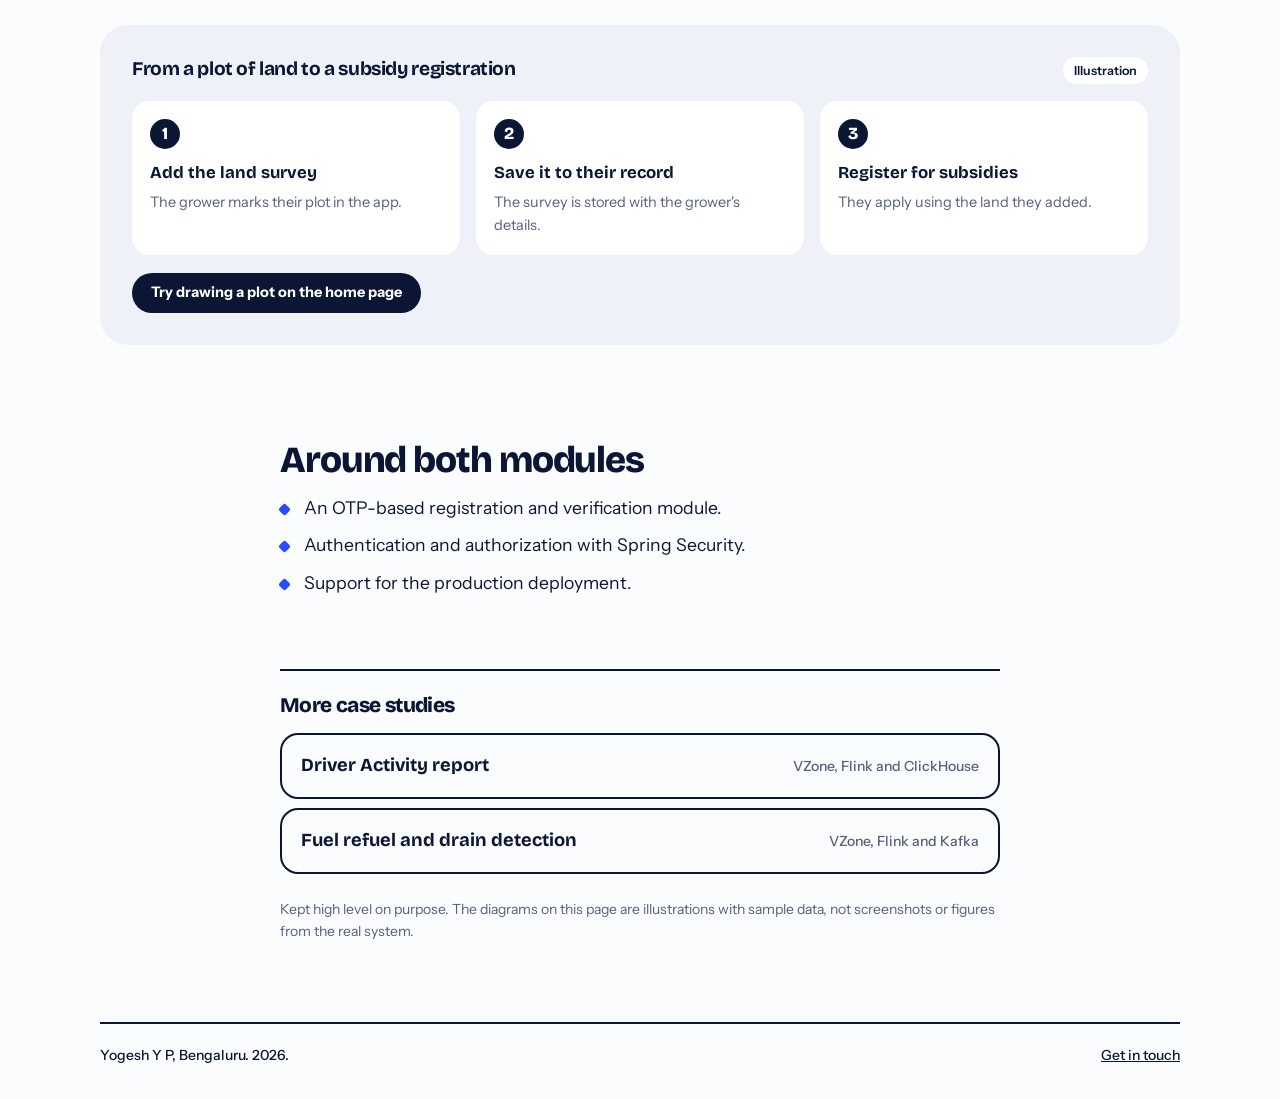
<file: case-coffee-board.html>
<!DOCTYPE html>
<html lang="en">
<head>
  <meta charset="UTF-8" />
  <meta name="viewport" content="width=device-width, initial-scale=1.0" />
  <title>Coffee Board of India, a case study by Yogesh Y P</title>
  <meta name="description" content="The eShop and land-survey modules I built for the Coffee Board of India." />
  <meta property="og:type" content="article" />
  <meta property="og:title" content="Coffee Board of India, a case study by Yogesh Y P" />
  <meta property="og:description" content="The eShop and land-survey modules I built for the Coffee Board of India." />
  <meta property="og:image" content="https://yogesh-yp.vercel.app/profile.jpg" />
  <meta name="theme-color" content="#FBFCFE" />
  <link rel="canonical" href="https://yogesh-yp.vercel.app/case-coffee-board.html" />
  <meta property="og:url" content="https://yogesh-yp.vercel.app/case-coffee-board.html" />
  <meta name="twitter:card" content="summary" />
  <link rel="icon" href="favicon.svg" type="image/svg+xml" />
  <link rel="preconnect" href="https://fonts.googleapis.com" />
  <link rel="preconnect" href="https://fonts.gstatic.com" crossorigin />
  <link href="https://fonts.googleapis.com/css2?family=Bricolage+Grotesque:opsz,wght@12..96,600;12..96,700;12..96,800&family=Instrument+Sans:wght@400;500;600;700&family=Caveat:wght@600&display=swap" rel="stylesheet" />
  <link rel="stylesheet" href="styles.css" />
  <link rel="stylesheet" href="pages.css" />
</head>
<body>
<a class="skip" href="#main">Skip to content</a>
<header class="top">
  <div class="wrap">
    <a class="brand" href="index.html">Yogesh Y P</a>
    <button type="button" class="menu-btn" id="menuBtn" aria-expanded="false" aria-controls="nav" hidden>Menu</button>
    <ul class="nav" id="nav">
      <li><a href="index.html#work" aria-current="page">Work</a></li>
      <li><a href="index.html#experience">Experience</a></li>
      <li><a href="story.html">Story</a></li>
      <li><a href="books.html">Books</a></li>
      <li><a href="events.html">Events</a></li>
      <li><a href="photos.html">Photos</a></li>
      <li><a class="cta" href="Yogesh_Y_P_Resume.pdf" download>Resume</a></li>
    </ul>
  </div>
</header>
<main class="wrap" id="main">
  <div class="long-head">
    <div class="glow"></div>
    <a class="back" href="index.html#work">Back to all work</a>
    <p class="kicker">Case study, Coffee Board of India at ICT Infracon</p>
    <h1>A coffee shop for customers and a land-survey tool for growers.</h1>
    <p class="lede">Two modules I built for the Coffee Board of India: one sells coffee online, the other lets growers register their land for subsidies.</p>
    <dl class="facts"><div><dt>My role</dt><dd>Built both modules</dd></div><div><dt>Stack</dt><dd>Java, Spring Boot, Angular, MSSQL</dd></div><div><dt>Integrations</dt><dd>SBI payment gateway, India Post</dd></div></dl>
  </div>
  <figure class="demo">
    <div class="demo-head"><h2>One eShop order, three people</h2><span>Illustration</span></div>
    <div class="lanes" id="lanes">
      <div class="lane"><b>Coffee lover</b>
        <button type="button" data-n="0" data-say="A customer picks their coffee in the eShop and places an order."><em>1</em>Places an order</button>
        <button type="button" data-n="1" data-say="They pay online. The payment goes through the SBI payment gateway."><em>2</em>Pays online</button>
        <span></span><span></span>
        <button type="button" data-n="4" data-say="India Post delivers the parcel to the customer's address."><em>5</em>Receives the coffee</button>
      </div>
      <div class="lane"><b>Dispatcher</b>
        <span></span><span></span>
        <button type="button" data-n="2" data-say="The dispatcher downloads the India Post shipping label for the paid order and packs it."><em>3</em>Downloads the label</button>
        <span></span><span></span>
      </div>
      <div class="lane"><b>India Post</b>
        <span></span><span></span><span></span>
        <button type="button" data-n="3" data-say="The labelled parcel is handed to India Post for delivery."><em>4</em>Takes the parcel</button>
        <span></span>
      </div>
    </div>
    <p class="lane-say" id="laneSay" aria-live="polite"></p>
  </figure>

  <div class="prose">
    <h2>The eShop</h2>
    <p>The Coffee Board wanted to sell coffee directly to people who love it. I built the eShop module where customers order and pay online.</p>
    <ul>
      <li><b>Payment:</b> integrated with the SBI payment gateway.</li>
      <li><b>Delivery:</b> integrated with India Post, so orders reach customers by post.</li>
      <li><b>Labels:</b> dispatchers download the shipping label for each order straight from the app.</li>
    </ul>

    <h2>The polygon module</h2>
    <p>Coffee growers can register for subsidies, and that starts with their land. I built the polygon module, where growers add their land survey to the app and register.</p>
  </div>

  <figure class="demo light inline">
    <div class="demo-head"><h3>From a plot of land to a subsidy registration</h3><span>Illustration</span></div>
    <div class="trio">
      <div><h4>Add the land survey</h4><p>The grower marks their plot in the app.</p></div>
      <div><h4>Save it to their record</h4><p>The survey is stored with the grower's details.</p></div>
      <div><h4>Register for subsidies</h4><p>They apply using the land they added.</p></div>
    </div>
    <div class="demo-acts"><a class="dbtn" href="index.html#work" style="text-decoration:none">Try drawing a plot on the home page</a></div>
  </figure>

  <div class="prose">
    <h2>Around both modules</h2>
    <ul>
      <li>An OTP-based registration and verification module.</li>
      <li>Authentication and authorization with Spring Security.</li>
      <li>Support for the production deployment.</li>
    </ul>
  </div>
  <nav class="more" aria-label="More case studies">
    <h2>More case studies</h2>
    <ul>
      <li><a href="case-driver-activity.html"><b>Driver Activity report</b><small>VZone, Flink and ClickHouse</small></a></li>
      <li><a href="case-fuel-detection.html"><b>Fuel refuel and drain detection</b><small>VZone, Flink and Kafka</small></a></li>
    </ul>
  </nav>
  <p class="fine">Kept high level on purpose. The diagrams on this page are illustrations with sample data, not screenshots or figures from the real system.</p>
  <footer class="plain-foot"><span>Yogesh Y P, Bengaluru. 2026.</span><a href="index.html#contact">Get in touch</a></footer>
</main>
<script src="case.js"></script>
<script src="nav.js"></script>
</body>
</html>
</file>
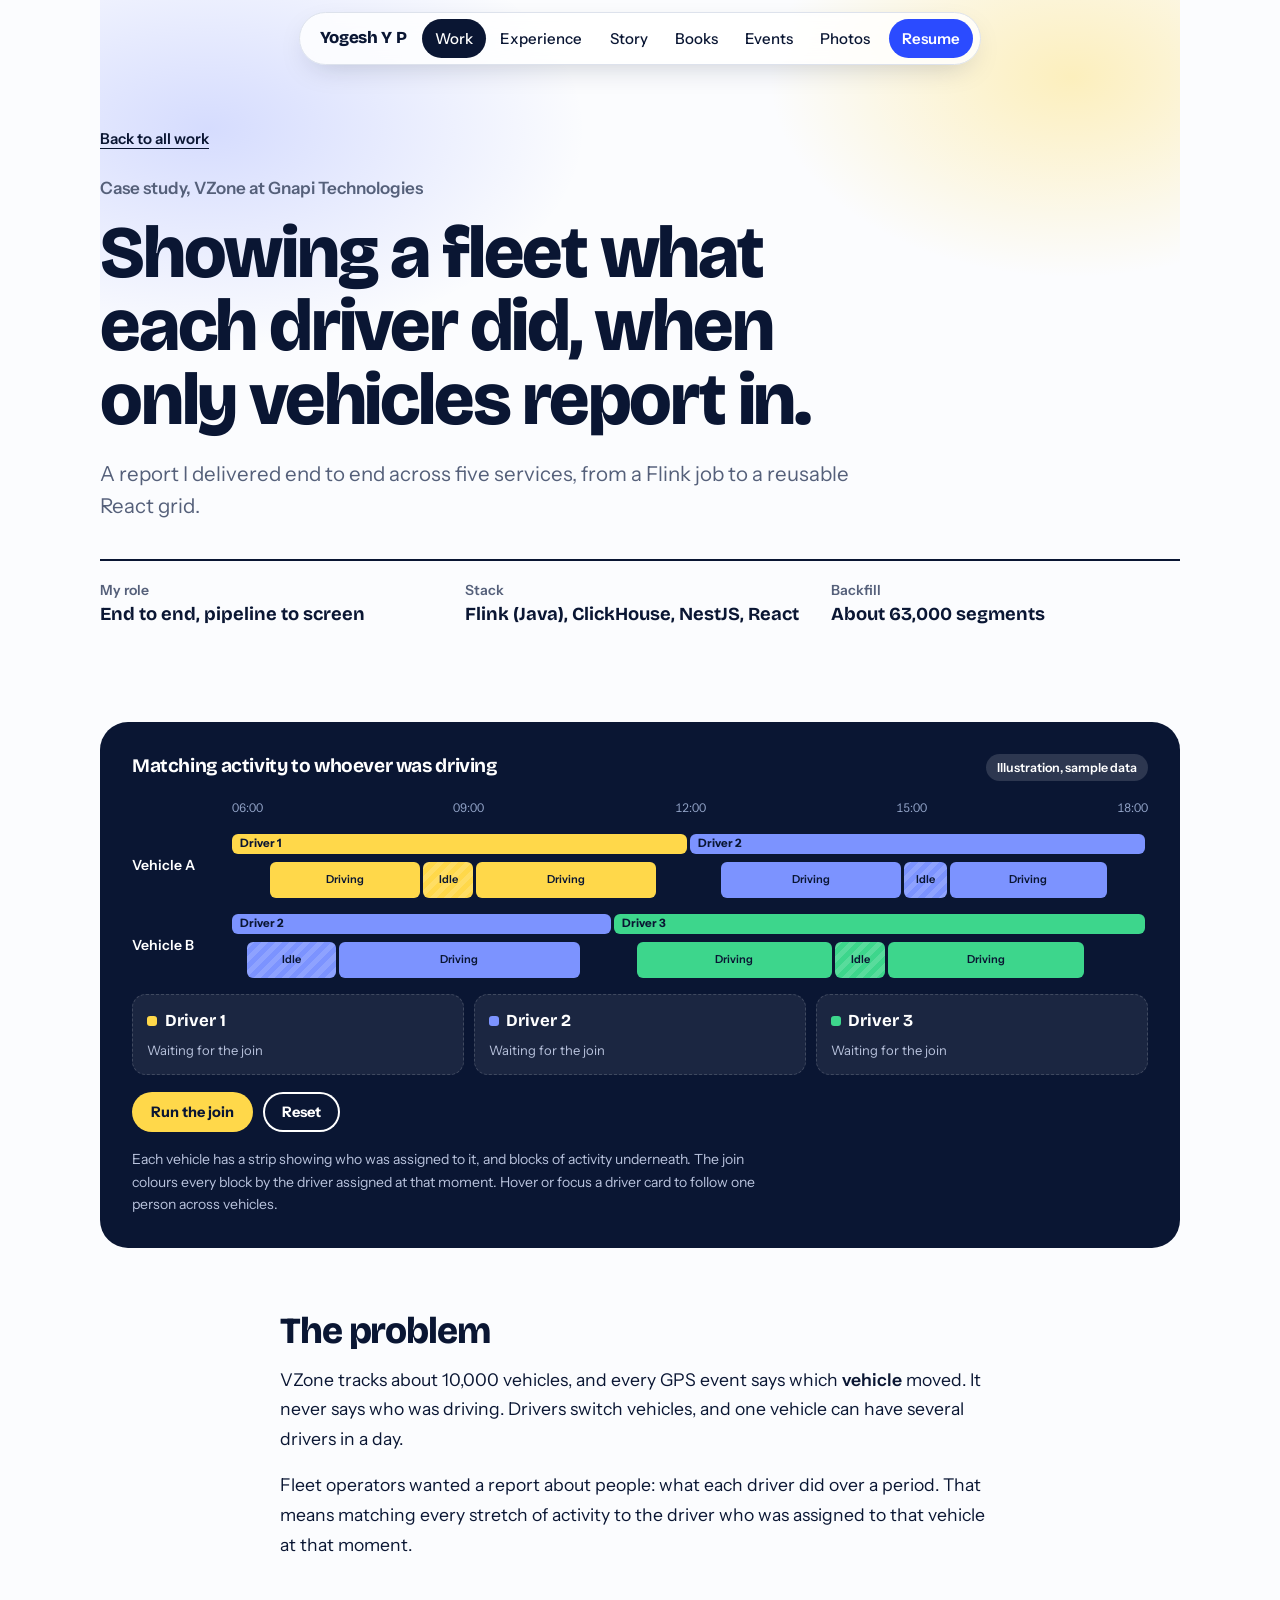
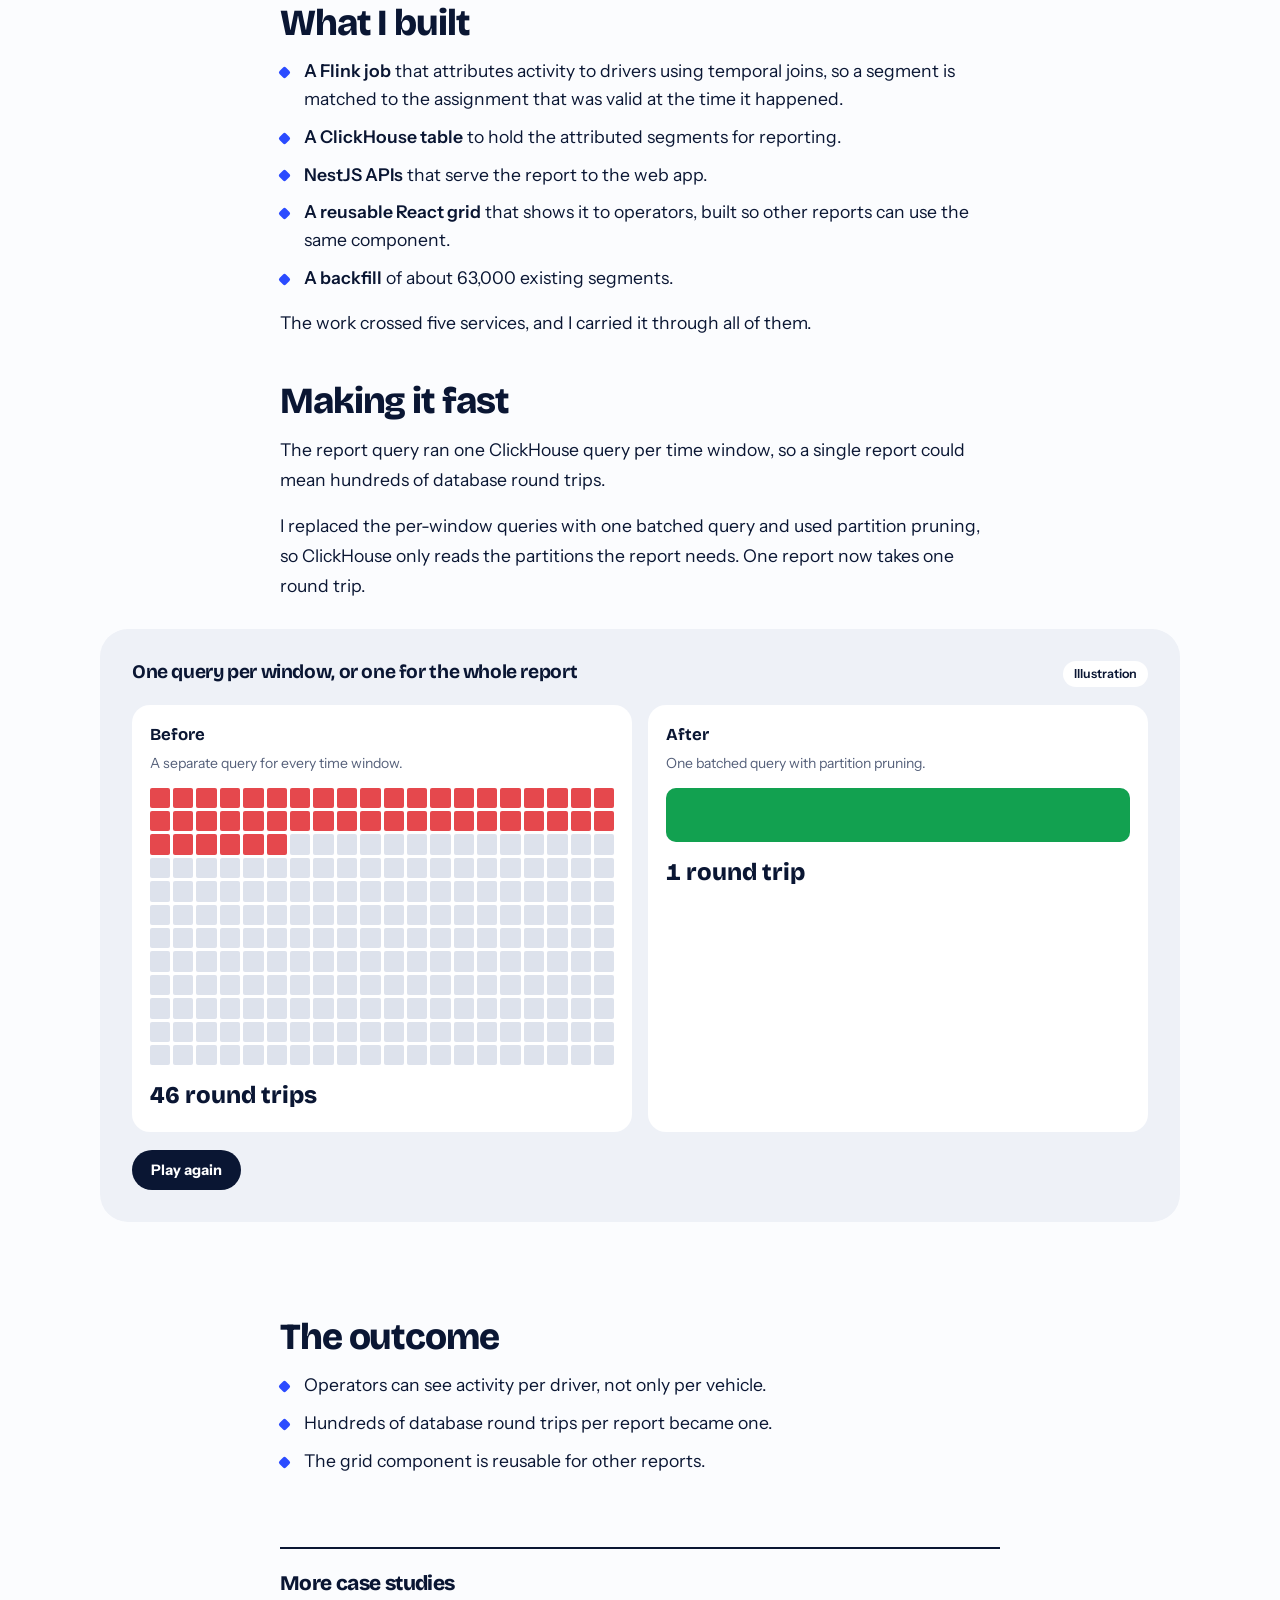
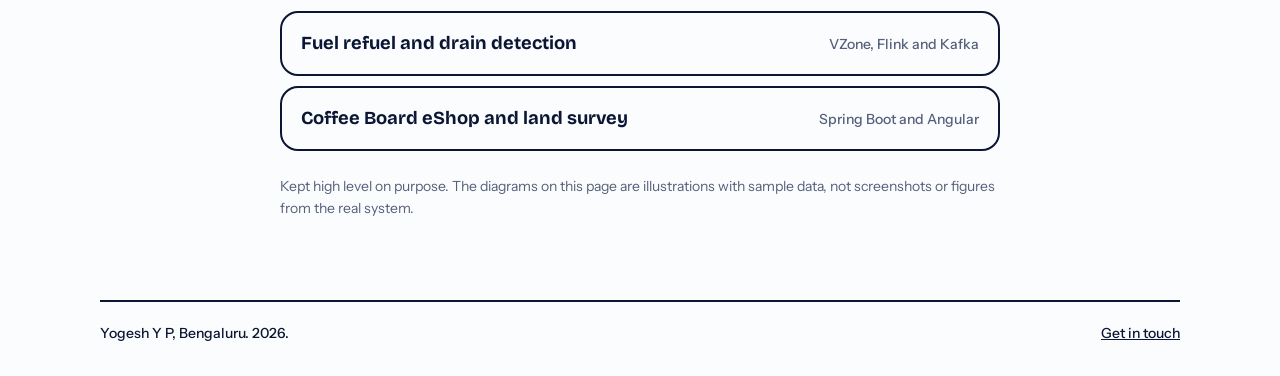
<file: case-driver-activity.html>
<!DOCTYPE html>
<html lang="en">
<head>
  <meta charset="UTF-8" />
  <meta name="viewport" content="width=device-width, initial-scale=1.0" />
  <title>Driver Activity report, a case study by Yogesh Y P</title>
  <meta name="description" content="How I built the Driver Activity report for a fleet telematics platform, from a Flink job to a React grid." />
  <meta property="og:type" content="article" />
  <meta property="og:title" content="Driver Activity report, a case study by Yogesh Y P" />
  <meta property="og:description" content="How I built the Driver Activity report for a fleet telematics platform, from a Flink job to a React grid." />
  <meta property="og:image" content="https://yogesh-yp.vercel.app/profile.jpg" />
  <meta name="theme-color" content="#FBFCFE" />
  <link rel="canonical" href="https://yogesh-yp.vercel.app/case-driver-activity.html" />
  <meta property="og:url" content="https://yogesh-yp.vercel.app/case-driver-activity.html" />
  <meta name="twitter:card" content="summary" />
  <link rel="icon" href="favicon.svg" type="image/svg+xml" />
  <link rel="preconnect" href="https://fonts.googleapis.com" />
  <link rel="preconnect" href="https://fonts.gstatic.com" crossorigin />
  <link href="https://fonts.googleapis.com/css2?family=Bricolage+Grotesque:opsz,wght@12..96,600;12..96,700;12..96,800&family=Instrument+Sans:wght@400;500;600;700&family=Caveat:wght@600&display=swap" rel="stylesheet" />
  <link rel="stylesheet" href="styles.css" />
  <link rel="stylesheet" href="pages.css" />
</head>
<body>
<a class="skip" href="#main">Skip to content</a>
<header class="top">
  <div class="wrap">
    <a class="brand" href="index.html">Yogesh Y P</a>
    <button type="button" class="menu-btn" id="menuBtn" aria-expanded="false" aria-controls="nav" hidden>Menu</button>
    <ul class="nav" id="nav">
      <li><a href="index.html#work" aria-current="page">Work</a></li>
      <li><a href="index.html#experience">Experience</a></li>
      <li><a href="story.html">Story</a></li>
      <li><a href="books.html">Books</a></li>
      <li><a href="events.html">Events</a></li>
      <li><a href="photos.html">Photos</a></li>
      <li><a class="cta" href="Yogesh_Y_P_Resume.pdf" download>Resume</a></li>
    </ul>
  </div>
</header>
<main class="wrap" id="main">
  <div class="long-head">
    <div class="glow"></div>
    <a class="back" href="index.html#work">Back to all work</a>
    <p class="kicker">Case study, VZone at Gnapi Technologies</p>
    <h1>Showing a fleet what each driver did, when only vehicles report in.</h1>
    <p class="lede">A report I delivered end to end across five services, from a Flink job to a reusable React grid.</p>
    <dl class="facts"><div><dt>My role</dt><dd>End to end, pipeline to screen</dd></div><div><dt>Stack</dt><dd>Flink (Java), ClickHouse, NestJS, React</dd></div><div><dt>Backfill</dt><dd>About 63,000 segments</dd></div></dl>
  </div>
  <figure class="demo">
    <div class="demo-head"><h2>Matching activity to whoever was driving</h2><span>Illustration, sample data</span></div>
    <div class="tj" id="tj"></div>
    <div class="demo-acts">
      <button type="button" class="dbtn" id="tjRun">Run the join</button>
      <button type="button" class="dbtn alt" id="tjReset">Reset</button>
    </div>
    <figcaption>Each vehicle has a strip showing who was assigned to it, and blocks of activity underneath. The join colours every block by the driver assigned at that moment. Hover or focus a driver card to follow one person across vehicles.</figcaption>
  </figure>

  <div class="prose">
    <h2>The problem</h2>
    <p>VZone tracks about 10,000 vehicles, and every GPS event says which <b>vehicle</b> moved. It never says who was driving. Drivers switch vehicles, and one vehicle can have several drivers in a day.</p>
    <p>Fleet operators wanted a report about people: what each driver did over a period. That means matching every stretch of activity to the driver who was assigned to that vehicle at that moment.</p>

    <h2>What I built</h2>
    <ul>
      <li><b>A Flink job</b> that attributes activity to drivers using temporal joins, so a segment is matched to the assignment that was valid at the time it happened.</li>
      <li><b>A ClickHouse table</b> to hold the attributed segments for reporting.</li>
      <li><b>NestJS APIs</b> that serve the report to the web app.</li>
      <li><b>A reusable React grid</b> that shows it to operators, built so other reports can use the same component.</li>
      <li><b>A backfill</b> of about 63,000 existing segments.</li>
    </ul>
    <p>The work crossed five services, and I carried it through all of them.</p>

    <h2>Making it fast</h2>
    <p>The report query ran one ClickHouse query per time window, so a single report could mean hundreds of database round trips.</p>
    <p>I replaced the per-window queries with one batched query and used partition pruning, so ClickHouse only reads the partitions the report needs. One report now takes one round trip.</p>
  </div>

  <figure class="demo light inline" id="rt">
    <div class="demo-head"><h3>One query per window, or one for the whole report</h3><span>Illustration</span></div>
    <div class="rt">
      <div><h4>Before</h4><p>A separate query for every time window.</p><div class="rt-dots" id="rtDots" aria-hidden="true"></div><b class="n" id="rtN1">0 round trips</b></div>
      <div><h4>After</h4><p>One batched query with partition pruning.</p><div class="rt-one" id="rtOne" aria-hidden="true"></div><b class="n" id="rtN2">0 round trips</b></div>
    </div>
    <div class="demo-acts"><button type="button" class="dbtn" id="rtRun">Play again</button></div>
  </figure>

  <div class="prose">
    <h2>The outcome</h2>
    <ul>
      <li>Operators can see activity per driver, not only per vehicle.</li>
      <li>Hundreds of database round trips per report became one.</li>
      <li>The grid component is reusable for other reports.</li>
    </ul>
  </div>
  <nav class="more" aria-label="More case studies">
    <h2>More case studies</h2>
    <ul>
      <li><a href="case-fuel-detection.html"><b>Fuel refuel and drain detection</b><small>VZone, Flink and Kafka</small></a></li>
      <li><a href="case-coffee-board.html"><b>Coffee Board eShop and land survey</b><small>Spring Boot and Angular</small></a></li>
    </ul>
  </nav>
  <p class="fine">Kept high level on purpose. The diagrams on this page are illustrations with sample data, not screenshots or figures from the real system.</p>
  <footer class="plain-foot"><span>Yogesh Y P, Bengaluru. 2026.</span><a href="index.html#contact">Get in touch</a></footer>
</main>
<script src="case.js"></script>
<script src="nav.js"></script>
</body>
</html>
</file>
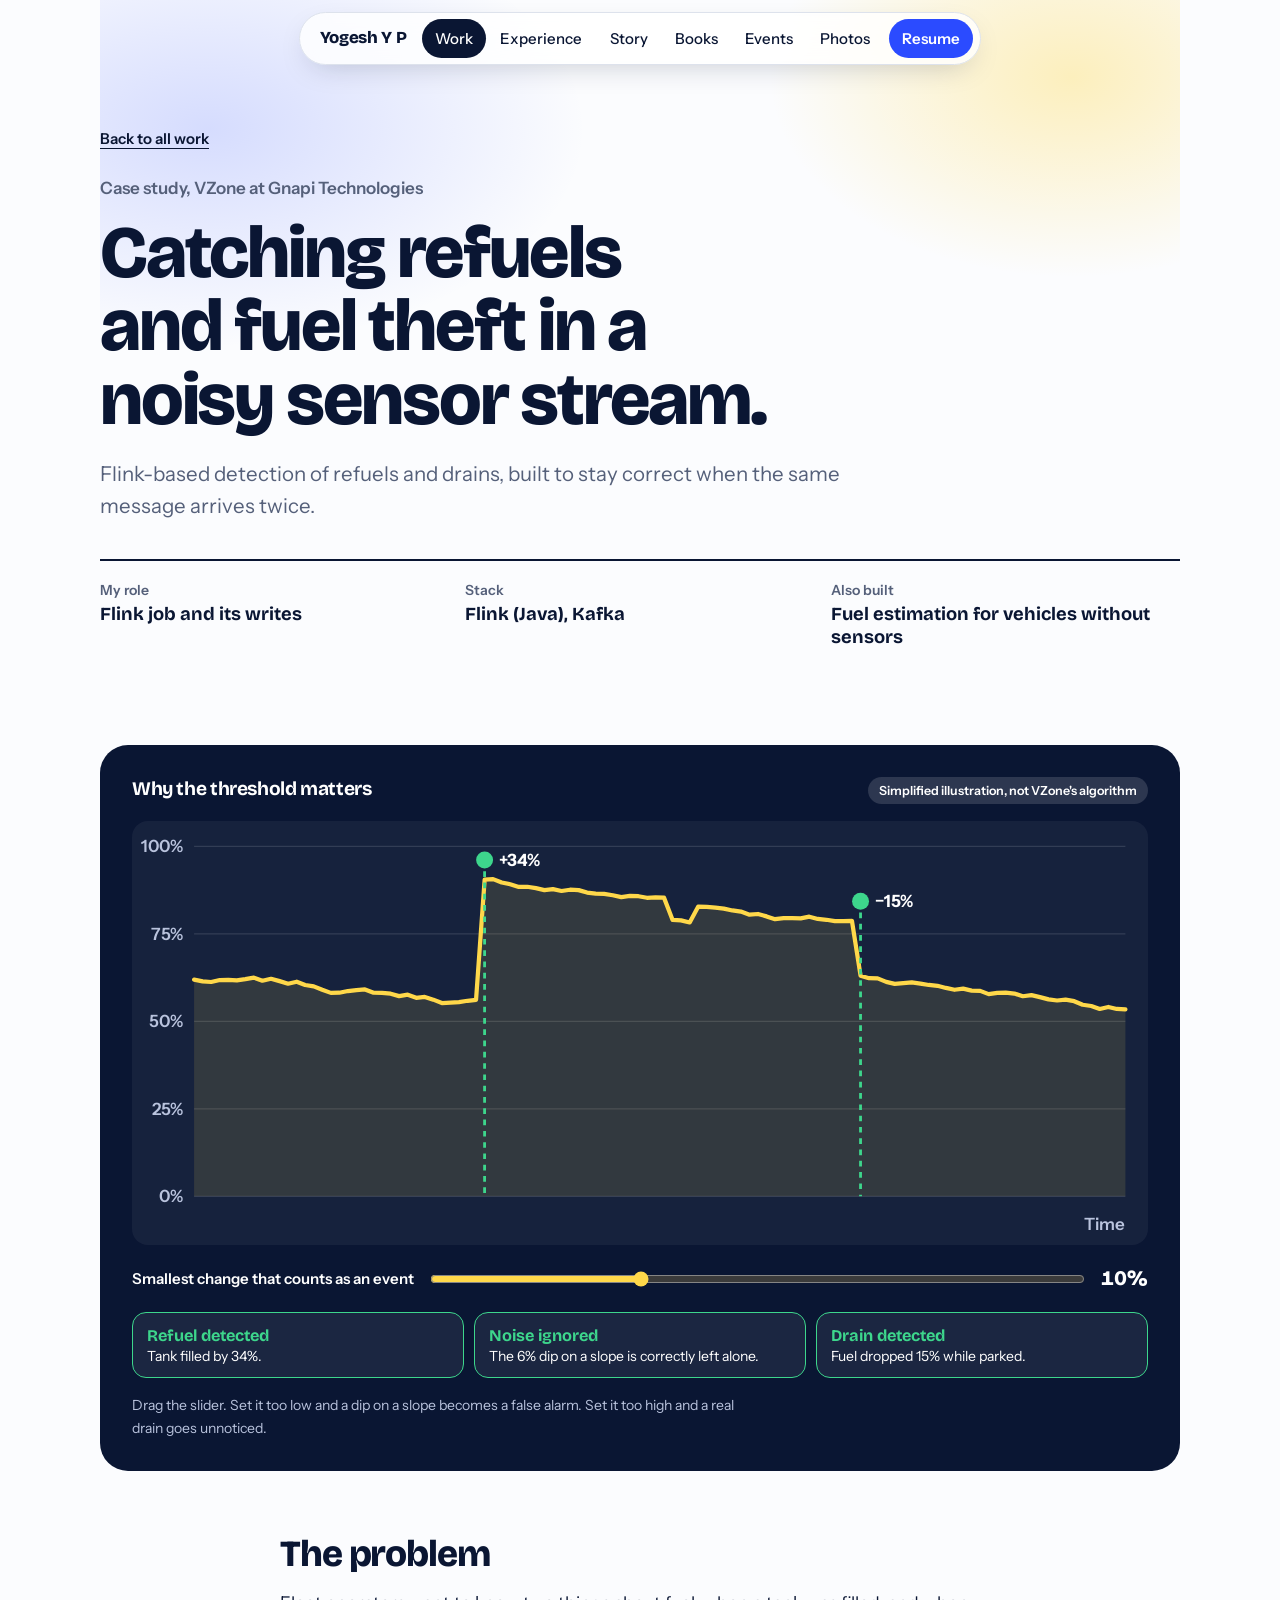
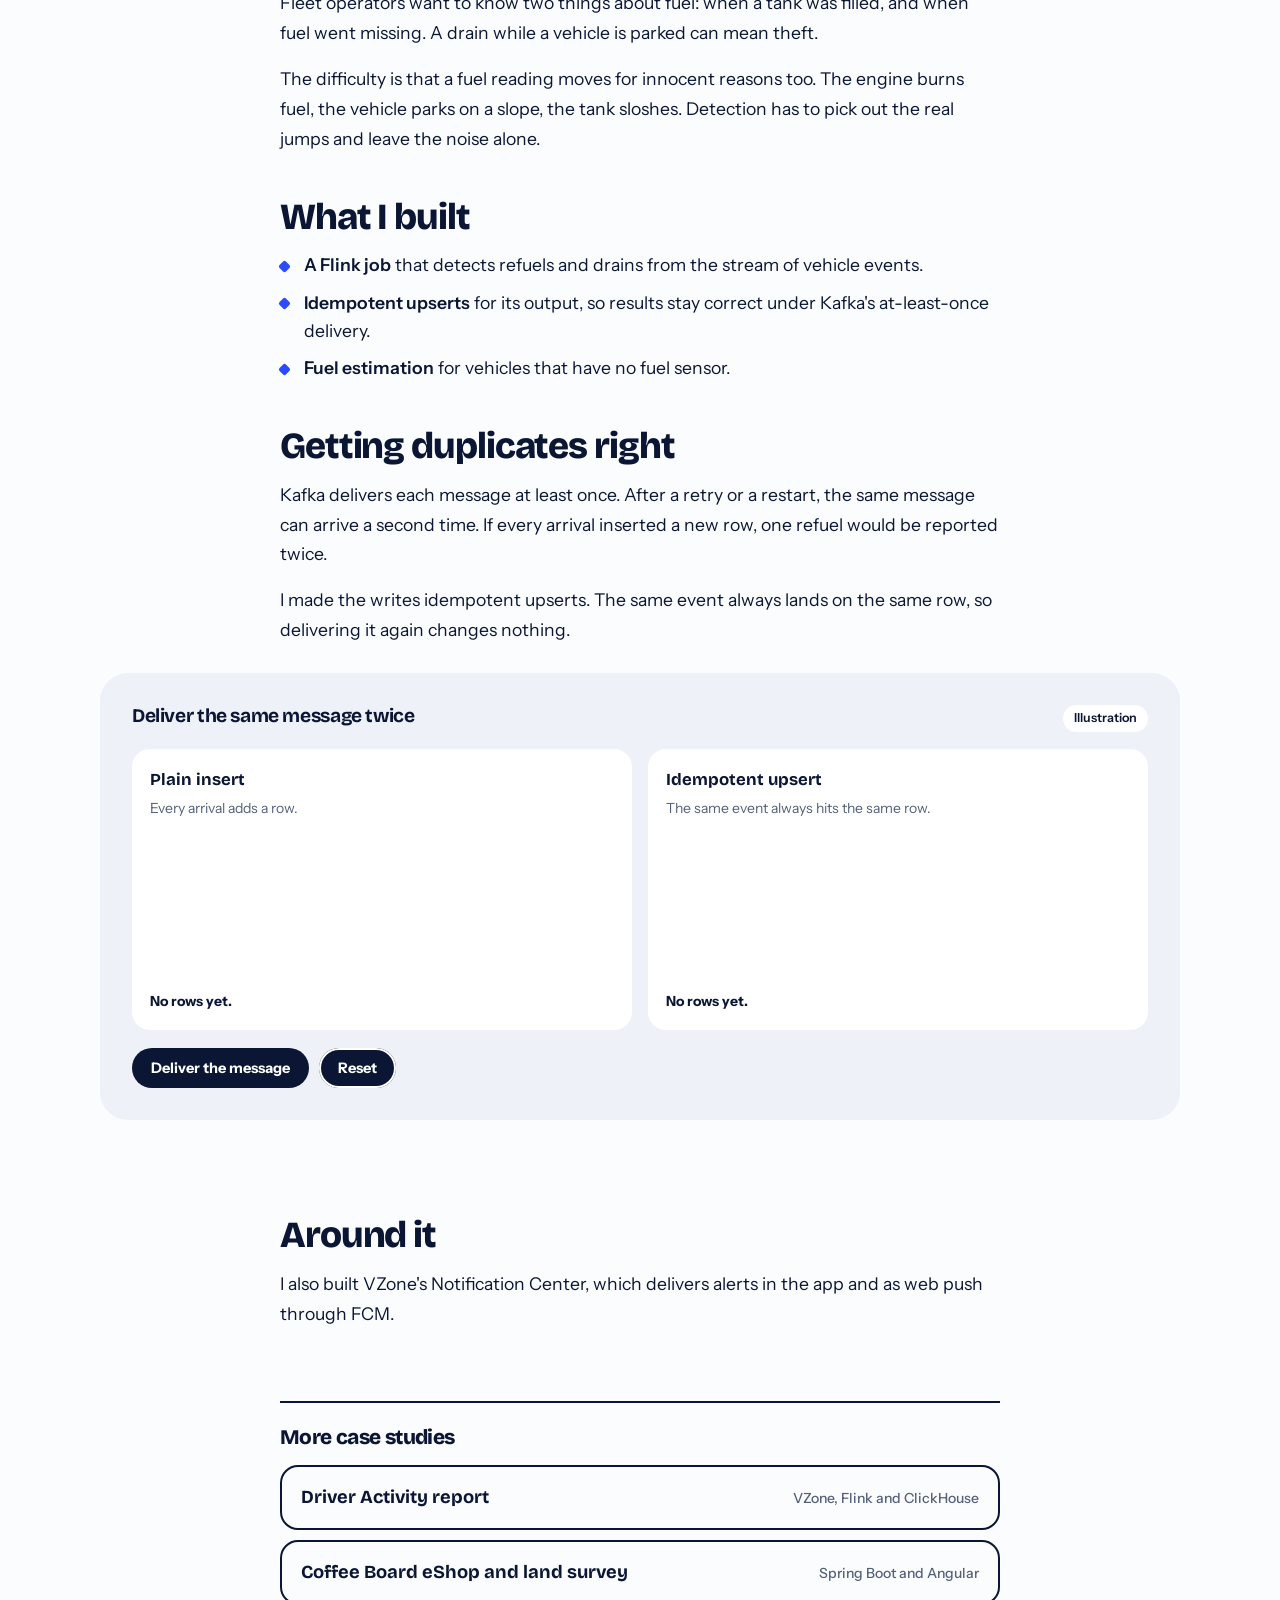
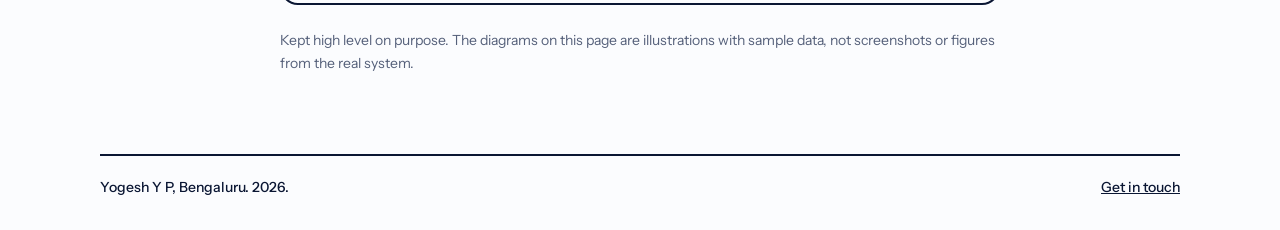
<file: case-fuel-detection.html>
<!DOCTYPE html>
<html lang="en">
<head>
  <meta charset="UTF-8" />
  <meta name="viewport" content="width=device-width, initial-scale=1.0" />
  <title>Fuel refuel and drain detection, a case study by Yogesh Y P</title>
  <meta name="description" content="How I built Flink-based detection of refuels and fuel drains for a fleet telematics platform." />
  <meta property="og:type" content="article" />
  <meta property="og:title" content="Fuel refuel and drain detection, a case study by Yogesh Y P" />
  <meta property="og:description" content="How I built Flink-based detection of refuels and fuel drains for a fleet telematics platform." />
  <meta property="og:image" content="https://yogesh-yp.vercel.app/profile.jpg" />
  <meta name="theme-color" content="#FBFCFE" />
  <link rel="canonical" href="https://yogesh-yp.vercel.app/case-fuel-detection.html" />
  <meta property="og:url" content="https://yogesh-yp.vercel.app/case-fuel-detection.html" />
  <meta name="twitter:card" content="summary" />
  <link rel="icon" href="favicon.svg" type="image/svg+xml" />
  <link rel="preconnect" href="https://fonts.googleapis.com" />
  <link rel="preconnect" href="https://fonts.gstatic.com" crossorigin />
  <link href="https://fonts.googleapis.com/css2?family=Bricolage+Grotesque:opsz,wght@12..96,600;12..96,700;12..96,800&family=Instrument+Sans:wght@400;500;600;700&family=Caveat:wght@600&display=swap" rel="stylesheet" />
  <link rel="stylesheet" href="styles.css" />
  <link rel="stylesheet" href="pages.css" />
</head>
<body>
<a class="skip" href="#main">Skip to content</a>
<header class="top">
  <div class="wrap">
    <a class="brand" href="index.html">Yogesh Y P</a>
    <button type="button" class="menu-btn" id="menuBtn" aria-expanded="false" aria-controls="nav" hidden>Menu</button>
    <ul class="nav" id="nav">
      <li><a href="index.html#work" aria-current="page">Work</a></li>
      <li><a href="index.html#experience">Experience</a></li>
      <li><a href="story.html">Story</a></li>
      <li><a href="books.html">Books</a></li>
      <li><a href="events.html">Events</a></li>
      <li><a href="photos.html">Photos</a></li>
      <li><a class="cta" href="Yogesh_Y_P_Resume.pdf" download>Resume</a></li>
    </ul>
  </div>
</header>
<main class="wrap" id="main">
  <div class="long-head">
    <div class="glow"></div>
    <a class="back" href="index.html#work">Back to all work</a>
    <p class="kicker">Case study, VZone at Gnapi Technologies</p>
    <h1>Catching refuels and fuel theft in a noisy sensor stream.</h1>
    <p class="lede">Flink-based detection of refuels and drains, built to stay correct when the same message arrives twice.</p>
    <dl class="facts"><div><dt>My role</dt><dd>Flink job and its writes</dd></div><div><dt>Stack</dt><dd>Flink (Java), Kafka</dd></div><div><dt>Also built</dt><dd>Fuel estimation for vehicles without sensors</dd></div></dl>
  </div>
  <figure class="demo fuel" id="fuel">
    <div class="demo-head"><h2>Why the threshold matters</h2><span>Simplified illustration, not VZone's algorithm</span></div>
    <svg viewBox="0 0 720 300" role="img" aria-label="Fuel level over time, with one refuel, one small dip on a slope and one drain"></svg>
    <div class="slide">
      <label for="thr">Smallest change that counts as an event</label>
      <input type="range" id="thr" min="3" max="25" value="10" />
      <output id="thrOut" for="thr">10%</output>
    </div>
    <ul class="found" id="found" aria-live="polite"></ul>
    <figcaption>Drag the slider. Set it too low and a dip on a slope becomes a false alarm. Set it too high and a real drain goes unnoticed.</figcaption>
  </figure>

  <div class="prose">
    <h2>The problem</h2>
    <p>Fleet operators want to know two things about fuel: when a tank was filled, and when fuel went missing. A drain while a vehicle is parked can mean theft.</p>
    <p>The difficulty is that a fuel reading moves for innocent reasons too. The engine burns fuel, the vehicle parks on a slope, the tank sloshes. Detection has to pick out the real jumps and leave the noise alone.</p>

    <h2>What I built</h2>
    <ul>
      <li><b>A Flink job</b> that detects refuels and drains from the stream of vehicle events.</li>
      <li><b>Idempotent upserts</b> for its output, so results stay correct under Kafka's at-least-once delivery.</li>
      <li><b>Fuel estimation</b> for vehicles that have no fuel sensor.</li>
    </ul>

    <h2>Getting duplicates right</h2>
    <p>Kafka delivers each message at least once. After a retry or a restart, the same message can arrive a second time. If every arrival inserted a new row, one refuel would be reported twice.</p>
    <p>I made the writes idempotent upserts. The same event always lands on the same row, so delivering it again changes nothing.</p>
  </div>

  <figure class="demo light inline" id="idem">
    <div class="demo-head"><h3>Deliver the same message twice</h3><span>Illustration</span></div>
    <div class="idem">
      <div><h4>Plain insert</h4><p>Every arrival adds a row.</p><ul class="rows" id="idemA"></ul><b class="n" id="idemNA">No rows yet.</b></div>
      <div><h4>Idempotent upsert</h4><p>The same event always hits the same row.</p><ul class="rows" id="idemB"></ul><b class="n" id="idemNB">No rows yet.</b></div>
    </div>
    <div class="demo-acts">
      <button type="button" class="dbtn" id="idemSend">Deliver the message</button>
      <button type="button" class="dbtn alt" id="idemReset">Reset</button>
    </div>
  </figure>

  <div class="prose">
    <h2>Around it</h2>
    <p>I also built VZone's Notification Center, which delivers alerts in the app and as web push through FCM.</p>
  </div>
  <nav class="more" aria-label="More case studies">
    <h2>More case studies</h2>
    <ul>
      <li><a href="case-driver-activity.html"><b>Driver Activity report</b><small>VZone, Flink and ClickHouse</small></a></li>
      <li><a href="case-coffee-board.html"><b>Coffee Board eShop and land survey</b><small>Spring Boot and Angular</small></a></li>
    </ul>
  </nav>
  <p class="fine">Kept high level on purpose. The diagrams on this page are illustrations with sample data, not screenshots or figures from the real system.</p>
  <footer class="plain-foot"><span>Yogesh Y P, Bengaluru. 2026.</span><a href="index.html#contact">Get in touch</a></footer>
</main>
<script src="case.js"></script>
<script src="nav.js"></script>
</body>
</html>
</file>
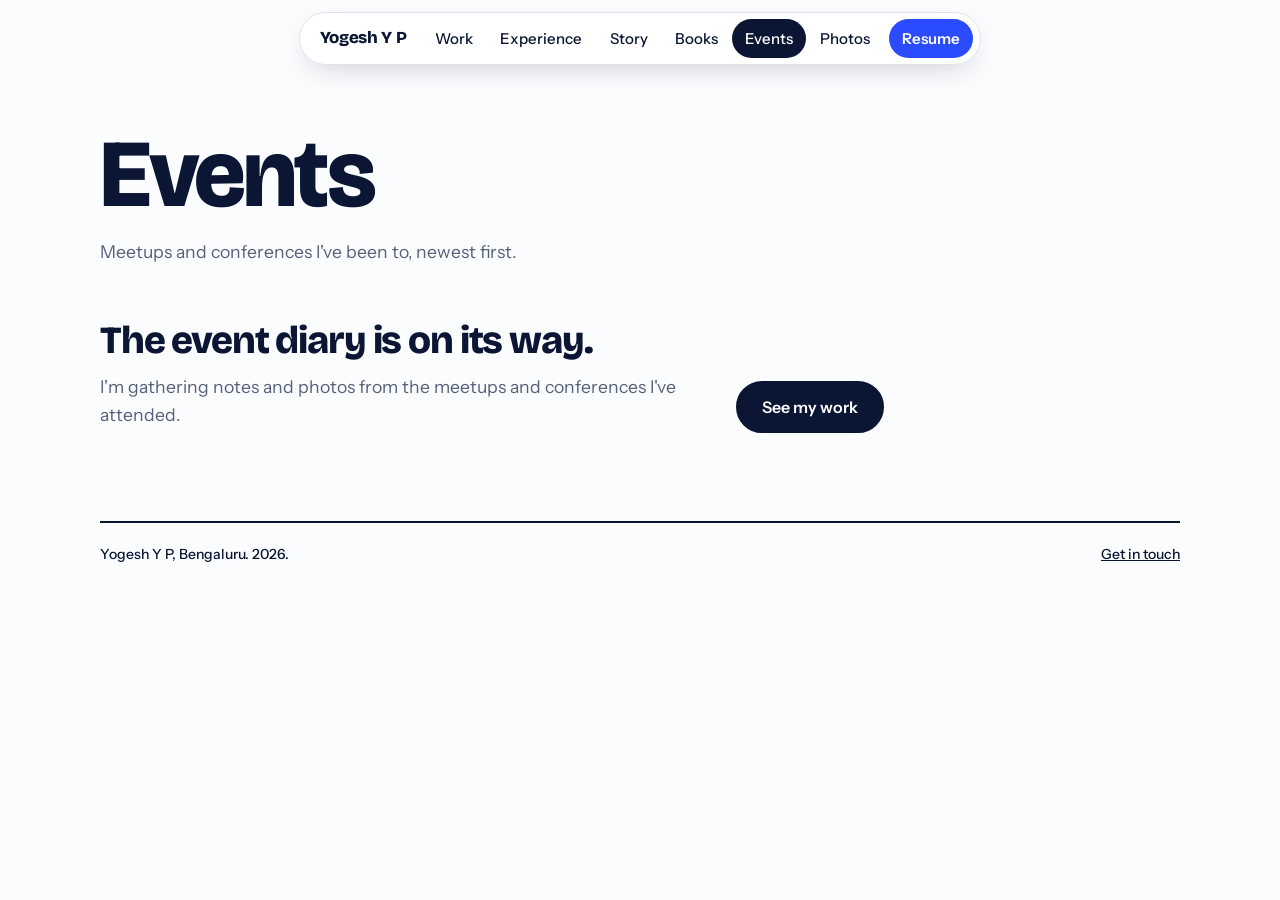
<file: events.html>
<!DOCTYPE html>
<html lang="en">
<head>
  <meta charset="UTF-8" />
  <meta name="viewport" content="width=device-width, initial-scale=1.0" />
  <title>Events, Yogesh Y P</title>
  <meta name="description" content="Meetups and conferences Yogesh Y P has attended." />
  <meta property="og:type" content="website" />
  <meta property="og:title" content="Events, Yogesh Y P" />
  <meta property="og:description" content="Meetups and conferences Yogesh Y P has attended." />
  <meta property="og:image" content="https://yogesh-yp.vercel.app/profile.jpg" />
  <meta name="theme-color" content="#FBFCFE" />
  <link rel="canonical" href="https://yogesh-yp.vercel.app/events.html" />
  <meta property="og:url" content="https://yogesh-yp.vercel.app/events.html" />
  <meta name="twitter:card" content="summary" />
  <link rel="icon" href="favicon.svg" type="image/svg+xml" />
  <link rel="preconnect" href="https://fonts.googleapis.com" />
  <link rel="preconnect" href="https://fonts.gstatic.com" crossorigin />
  <link href="https://fonts.googleapis.com/css2?family=Bricolage+Grotesque:opsz,wght@12..96,600;12..96,700;12..96,800&family=Instrument+Sans:wght@400;500;600;700&display=swap" rel="stylesheet" />
  <link rel="stylesheet" href="styles.css" />
</head>
<body>
<a class="skip" href="#main">Skip to content</a>
<header class="top">
  <div class="wrap">
    <a class="brand" href="index.html">Yogesh Y P</a>
    <button type="button" class="menu-btn" id="menuBtn" aria-expanded="false" aria-controls="nav" hidden>Menu</button>
    <ul class="nav" id="nav">
      <li><a href="index.html#work">Work</a></li>
      <li><a href="index.html#experience">Experience</a></li>
      <li><a href="story.html">Story</a></li>
      <li><a href="books.html">Books</a></li>
      <li><a href="events.html" aria-current="page">Events</a></li>
      <li><a href="photos.html">Photos</a></li>
      <li><a class="cta" href="Yogesh_Y_P_Resume.pdf" download>Resume</a></li>
    </ul>
  </div>
</header>
<main class="wrap" id="main">
  <div class="page-head">
    <h1>Events</h1>
    <p class="lede">Meetups and conferences I've been to, newest first.</p>
  </div>
  <p class="sample" id="sample" hidden>Preview of the layout with sample entries. Replace them in content.js and remove <code>sample: true</code> to publish.</p>
  <div class="soon" id="soon" hidden>
    <h2>The event diary is on its way.</h2>
    <p>I'm gathering notes and photos from the meetups and conferences I've attended.</p>
    <a class="btn btn-fill" href="index.html#work">See my work</a>
  </div>
  <div id="events"></div>
  <footer class="plain-foot"><span>Yogesh Y P, Bengaluru. 2026.</span><a href="index.html#contact">Get in touch</a></footer>
</main>
<script src="content.js"></script>
<script src="site.js"></script>
<script src="nav.js"></script>
</body>
</html>
</file>
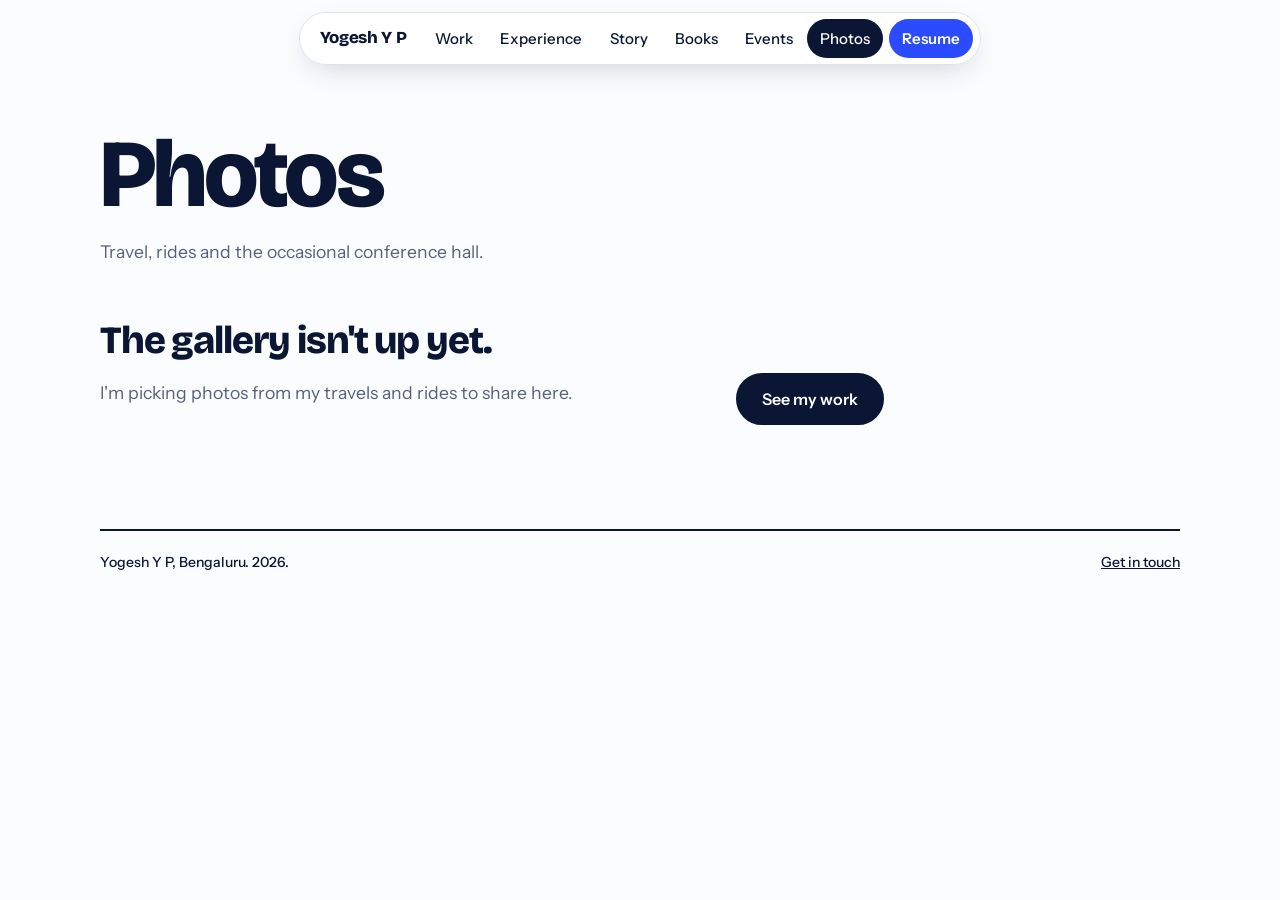
<file: photos.html>
<!DOCTYPE html>
<html lang="en">
<head>
  <meta charset="UTF-8" />
  <meta name="viewport" content="width=device-width, initial-scale=1.0" />
  <title>Photos, Yogesh Y P</title>
  <meta name="description" content="Photos from travel, cycling and events." />
  <meta property="og:type" content="website" />
  <meta property="og:title" content="Photos, Yogesh Y P" />
  <meta property="og:description" content="Photos from travel, cycling and events." />
  <meta property="og:image" content="https://yogesh-yp.vercel.app/profile.jpg" />
  <meta name="theme-color" content="#FBFCFE" />
  <link rel="canonical" href="https://yogesh-yp.vercel.app/photos.html" />
  <meta property="og:url" content="https://yogesh-yp.vercel.app/photos.html" />
  <meta name="twitter:card" content="summary" />
  <link rel="icon" href="favicon.svg" type="image/svg+xml" />
  <link rel="preconnect" href="https://fonts.googleapis.com" />
  <link rel="preconnect" href="https://fonts.gstatic.com" crossorigin />
  <link href="https://fonts.googleapis.com/css2?family=Bricolage+Grotesque:opsz,wght@12..96,600;12..96,700;12..96,800&family=Instrument+Sans:wght@400;500;600;700&display=swap" rel="stylesheet" />
  <link rel="stylesheet" href="styles.css" />
</head>
<body>
<a class="skip" href="#main">Skip to content</a>
<header class="top">
  <div class="wrap">
    <a class="brand" href="index.html">Yogesh Y P</a>
    <button type="button" class="menu-btn" id="menuBtn" aria-expanded="false" aria-controls="nav" hidden>Menu</button>
    <ul class="nav" id="nav">
      <li><a href="index.html#work">Work</a></li>
      <li><a href="index.html#experience">Experience</a></li>
      <li><a href="story.html">Story</a></li>
      <li><a href="books.html">Books</a></li>
      <li><a href="events.html">Events</a></li>
      <li><a href="photos.html" aria-current="page">Photos</a></li>
      <li><a class="cta" href="Yogesh_Y_P_Resume.pdf" download>Resume</a></li>
    </ul>
  </div>
</header>
<main class="wrap" id="main">
  <div class="page-head">
    <h1>Photos</h1>
    <p class="lede">Travel, rides and the occasional conference hall.</p>
  </div>
  <p class="sample" id="sample" hidden>Preview of the layout with sample entries. Replace them in content.js and remove <code>sample: true</code> to publish.</p>
  <div class="soon" id="soon" hidden>
    <h2>The gallery isn't up yet.</h2>
    <p>I'm picking photos from my travels and rides to share here.</p>
    <a class="btn btn-fill" href="index.html#work">See my work</a>
  </div>
  <div class="filters" id="filters"></div>
  <div class="gallery" id="gallery"></div>
  <footer class="plain-foot"><span>Yogesh Y P, Bengaluru. 2026.</span><a href="index.html#contact">Get in touch</a></footer>
</main>
<script src="content.js"></script>
<script src="site.js"></script>
<script src="nav.js"></script>
</body>
</html>
</file>
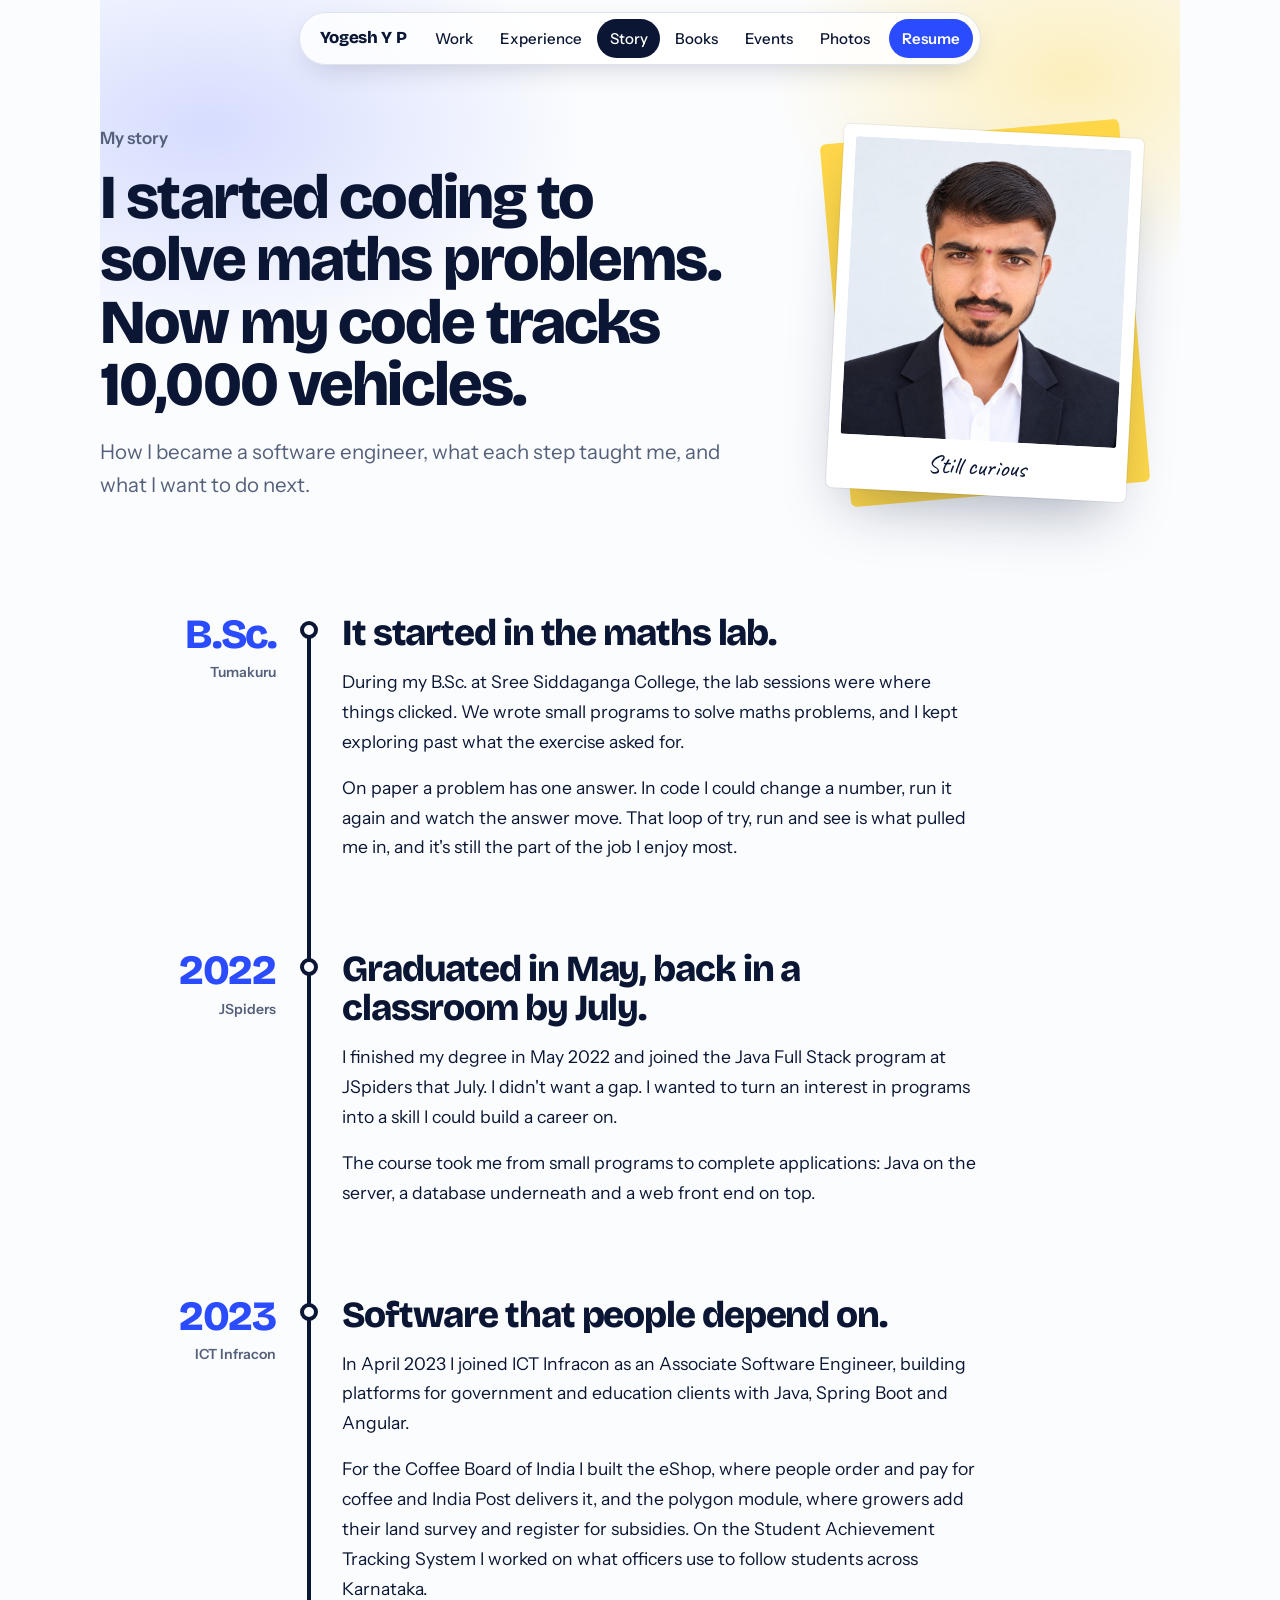
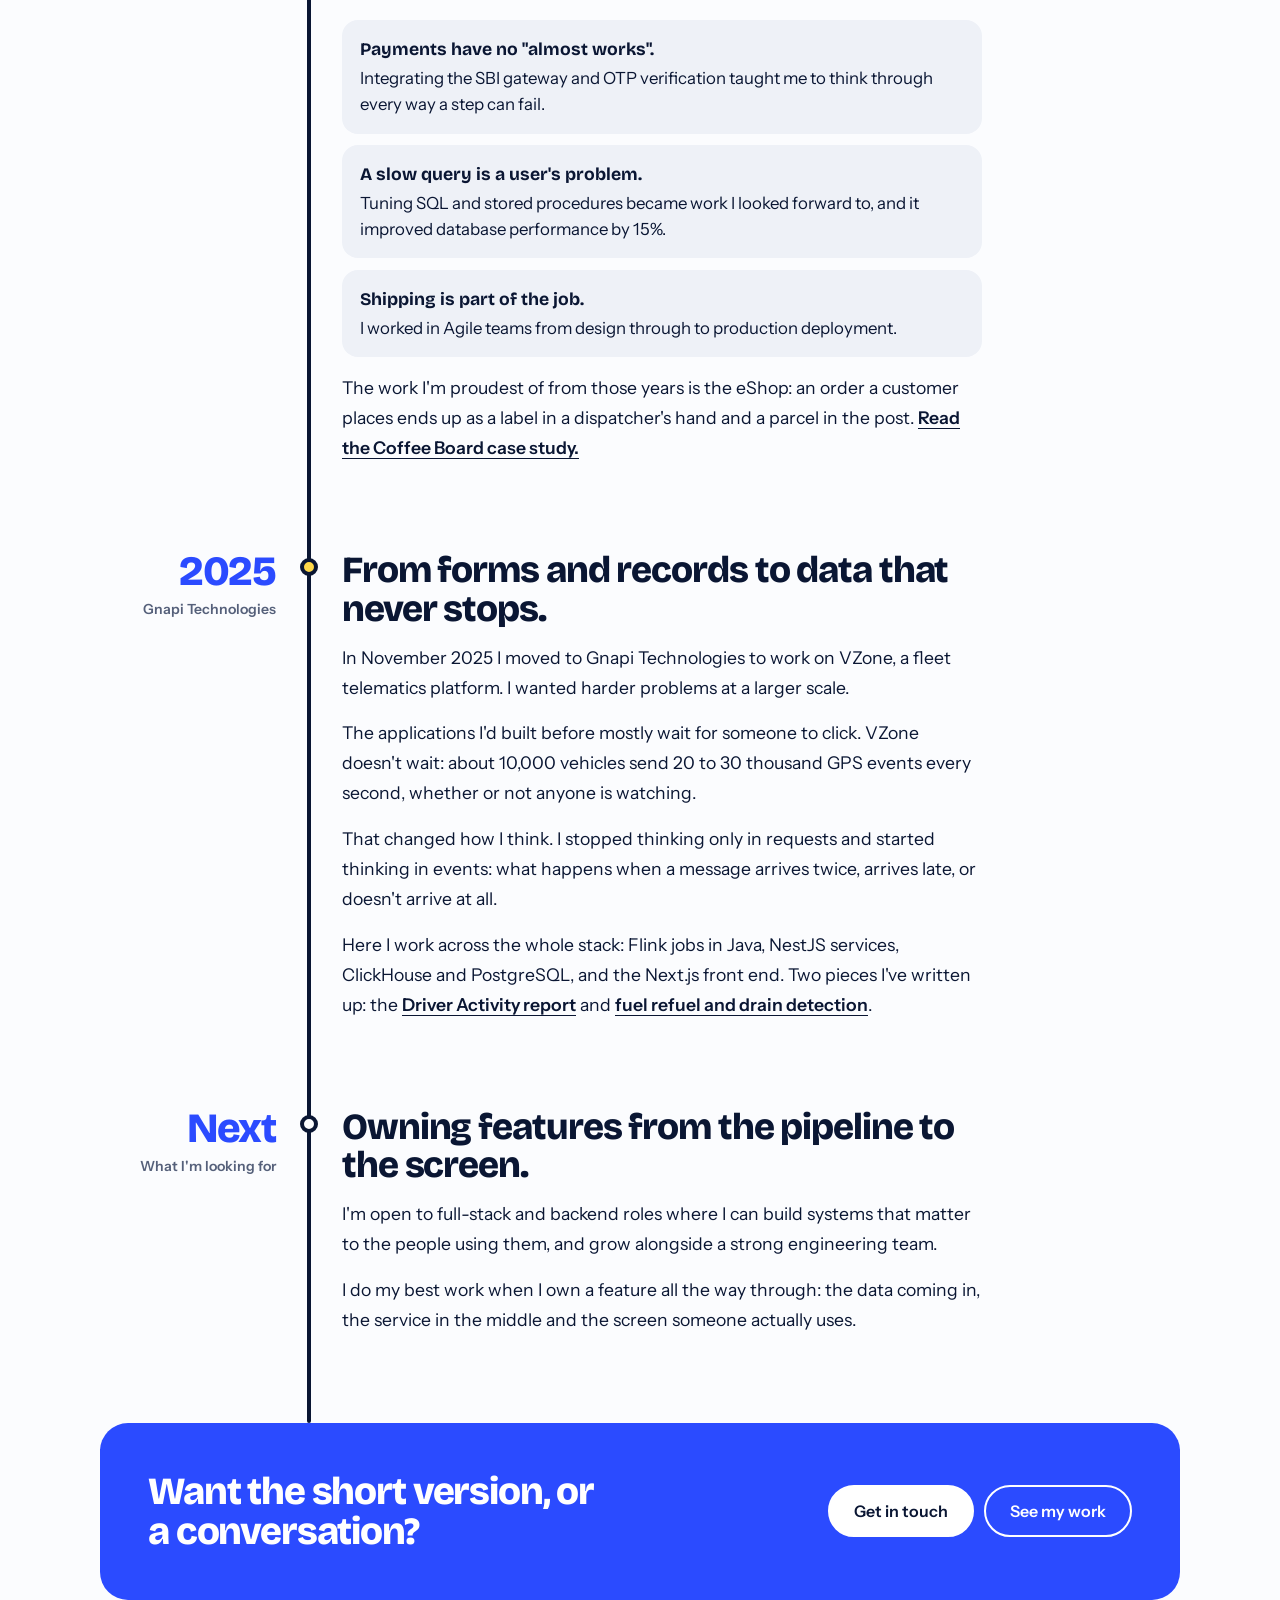
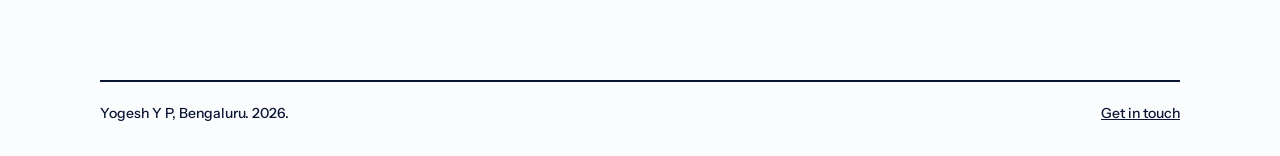
<file: story.html>
<!DOCTYPE html>
<html lang="en">
<head>
  <meta charset="UTF-8" />
  <meta name="viewport" content="width=device-width, initial-scale=1.0" />
  <title>My story, Yogesh Y P</title>
  <meta name="description" content="How Yogesh Y P went from a maths lab in Tumakuru to building a real-time fleet platform in Bengaluru." />
  <meta property="og:type" content="article" />
  <meta property="og:title" content="My story, Yogesh Y P" />
  <meta property="og:description" content="How Yogesh Y P went from a maths lab in Tumakuru to building a real-time fleet platform in Bengaluru." />
  <meta property="og:image" content="https://yogesh-yp.vercel.app/profile.jpg" />
  <meta name="theme-color" content="#FBFCFE" />
  <link rel="canonical" href="https://yogesh-yp.vercel.app/story.html" />
  <meta property="og:url" content="https://yogesh-yp.vercel.app/story.html" />
  <meta name="twitter:card" content="summary" />
  <link rel="icon" href="favicon.svg" type="image/svg+xml" />
  <link rel="preconnect" href="https://fonts.googleapis.com" />
  <link rel="preconnect" href="https://fonts.gstatic.com" crossorigin />
  <link href="https://fonts.googleapis.com/css2?family=Bricolage+Grotesque:opsz,wght@12..96,600;12..96,700;12..96,800&family=Instrument+Sans:wght@400;500;600;700&family=Caveat:wght@600&display=swap" rel="stylesheet" />
  <link rel="stylesheet" href="styles.css" />
  <link rel="stylesheet" href="pages.css" />
</head>
<body>
<a class="skip" href="#main">Skip to content</a>
<header class="top">
  <div class="wrap">
    <a class="brand" href="index.html">Yogesh Y P</a>
    <button type="button" class="menu-btn" id="menuBtn" aria-expanded="false" aria-controls="nav" hidden>Menu</button>
    <ul class="nav" id="nav">
      <li><a href="index.html#work">Work</a></li>
      <li><a href="index.html#experience">Experience</a></li>
      <li><a href="story.html" aria-current="page">Story</a></li>
      <li><a href="books.html">Books</a></li>
      <li><a href="events.html">Events</a></li>
      <li><a href="photos.html">Photos</a></li>
      <li><a class="cta" href="Yogesh_Y_P_Resume.pdf" download>Resume</a></li>
    </ul>
  </div>
</header>
<main class="wrap" id="main">
  <div class="long-head story-head">
    <div class="glow"></div>
    <div>
      <p class="kicker">My story</p>
      <h1>I started coding to solve maths problems. Now my code tracks 10,000 vehicles.</h1>
      <p class="lede">How I became a software engineer, what each step taught me, and what I want to do next.</p>
    </div>
    <div class="snap">
      <figure class="polaroid">
        <img src="profile.jpg" alt="Portrait of Yogesh Y P" width="800" height="800" />
        <figcaption>Still curious</figcaption>
      </figure>
    </div>
  </div>

  <ol class="chapters">
    <li>
      <div class="when"><b>B.Sc.</b><span>Tumakuru</span></div>
      <div class="dot" aria-hidden="true"></div>
      <div class="ch">
        <h2>It started in the maths lab.</h2>
        <p>During my B.Sc. at Sree Siddaganga College, the lab sessions were where things clicked. We wrote small programs to solve maths problems, and I kept exploring past what the exercise asked for.</p>
        <p>On paper a problem has one answer. In code I could change a number, run it again and watch the answer move. That loop of try, run and see is what pulled me in, and it's still the part of the job I enjoy most.</p>
      </div>
    </li>
    <li>
      <div class="when"><b>2022</b><span>JSpiders</span></div>
      <div class="dot" aria-hidden="true"></div>
      <div class="ch">
        <h2>Graduated in May, back in a classroom by July.</h2>
        <p>I finished my degree in May 2022 and joined the Java Full Stack program at JSpiders that July. I didn't want a gap. I wanted to turn an interest in programs into a skill I could build a career on.</p>
        <p>The course took me from small programs to complete applications: Java on the server, a database underneath and a web front end on top.</p>
      </div>
    </li>
    <li>
      <div class="when"><b>2023</b><span>ICT Infracon</span></div>
      <div class="dot" aria-hidden="true"></div>
      <div class="ch">
        <h2>Software that people depend on.</h2>
        <p>In April 2023 I joined ICT Infracon as an Associate Software Engineer, building platforms for government and education clients with Java, Spring Boot and Angular.</p>
        <p>For the Coffee Board of India I built the eShop, where people order and pay for coffee and India Post delivers it, and the polygon module, where growers add their land survey and register for subsidies. On the Student Achievement Tracking System I worked on what officers use to follow students across Karnataka.</p>
        <ul>
          <li><b>Payments have no "almost works".</b>Integrating the SBI gateway and OTP verification taught me to think through every way a step can fail.</li>
          <li><b>A slow query is a user's problem.</b>Tuning SQL and stored procedures became work I looked forward to, and it improved database performance by 15%.</li>
          <li><b>Shipping is part of the job.</b>I worked in Agile teams from design through to production deployment.</li>
        </ul>
        <p>The work I'm proudest of from those years is the eShop: an order a customer places ends up as a label in a dispatcher's hand and a parcel in the post. <a href="case-coffee-board.html">Read the Coffee Board case study.</a></p>
      </div>
    </li>
    <li class="now">
      <div class="when"><b>2025</b><span>Gnapi Technologies</span></div>
      <div class="dot" aria-hidden="true"></div>
      <div class="ch">
        <h2>From forms and records to data that never stops.</h2>
        <p>In November 2025 I moved to Gnapi Technologies to work on VZone, a fleet telematics platform. I wanted harder problems at a larger scale.</p>
        <p>The applications I'd built before mostly wait for someone to click. VZone doesn't wait: about 10,000 vehicles send 20 to 30 thousand GPS events every second, whether or not anyone is watching.</p>
        <p>That changed how I think. I stopped thinking only in requests and started thinking in events: what happens when a message arrives twice, arrives late, or doesn't arrive at all.</p>
        <p>Here I work across the whole stack: Flink jobs in Java, NestJS services, ClickHouse and PostgreSQL, and the Next.js front end. Two pieces I've written up: the <a href="case-driver-activity.html">Driver Activity report</a> and <a href="case-fuel-detection.html">fuel refuel and drain detection</a>.</p>
      </div>
    </li>
    <li>
      <div class="when"><b>Next</b><span>What I'm looking for</span></div>
      <div class="dot" aria-hidden="true"></div>
      <div class="ch">
        <h2>Owning features from the pipeline to the screen.</h2>
        <p>I'm open to full-stack and backend roles where I can build systems that matter to the people using them, and grow alongside a strong engineering team.</p>
        <p>I do my best work when I own a feature all the way through: the data coming in, the service in the middle and the screen someone actually uses.</p>
      </div>
    </li>
  </ol>

  <section class="story-end">
    <h2>Want the short version, or a conversation?</h2>
    <div>
      <a class="btn btn-fill" href="index.html#contact">Get in touch</a>
      <a class="btn btn-line" href="index.html#work">See my work</a>
    </div>
  </section>
  <footer class="plain-foot"><span>Yogesh Y P, Bengaluru. 2026.</span><a href="index.html#contact">Get in touch</a></footer>
</main>
<script src="nav.js"></script>
</body>
</html>
</file>
<file: styles.css>
*,*::before,*::after{box-sizing:border-box;margin:0;padding:0}
:root{
  --bg:#FBFCFE; --ink:#0A1633; --soft:#55607A; --line:#DDE2EC; --panel:#EEF1F7;
  --blue:#2B4BFF; --blue-ink:#1B33C9; --sun:#FFD84A; --wrap:1160px;
  --display:'Bricolage Grotesque','Helvetica Neue',Arial,sans-serif;
  --body:'Instrument Sans','Helvetica Neue',Arial,sans-serif;
  --hand:'Caveat',cursive;
}
html{scroll-behavior:smooth}
body{background:var(--bg);color:var(--ink);font-family:var(--body);font-size:1.0625rem;line-height:1.6;-webkit-font-smoothing:antialiased}
a{color:inherit}
img{max-width:100%;height:auto;display:block}
:focus-visible{outline:3px solid var(--blue);outline-offset:3px;border-radius:4px}
/* on blue and navy surfaces a blue ring disappears, so use yellow there */
.card:not(.sun) :focus-visible,.contact :focus-visible,.dark :focus-visible,.demo:not(.light) :focus-visible,.story-end :focus-visible,.ticker :focus-visible{outline-color:var(--sun)}
.card .win :focus-visible{outline-color:var(--blue)}
.sr{position:absolute;width:1px;height:1px;overflow:hidden;clip-path:inset(50%);white-space:nowrap}
.skip{position:absolute;left:-9999px;top:0}
.skip:focus{left:1rem;top:1rem;z-index:50;background:var(--ink);color:#fff;padding:.7rem 1rem;border-radius:10px;font-weight:600}
.wrap{max-width:var(--wrap);margin:0 auto;padding:0 clamp(1.25rem,4vw,2.5rem)}
h1,h2,h3{font-family:var(--display);letter-spacing:-0.03em;line-height:1.05}

/* header: floating dock */
.top{position:sticky;top:12px;z-index:30;pointer-events:none;padding:0 .75rem}
.top .wrap{position:relative;pointer-events:auto;display:flex;align-items:center;gap:1rem;width:fit-content;max-width:100%;padding:.4rem .45rem .4rem 1.25rem;background:rgba(255,255,255,.82);backdrop-filter:blur(14px) saturate(1.4);-webkit-backdrop-filter:blur(14px) saturate(1.4);border:1px solid var(--line);border-radius:999px;box-shadow:0 10px 30px -12px rgba(10,22,51,.25)}
.brand{font-family:var(--display);font-weight:800;font-size:1.05rem;text-decoration:none;letter-spacing:-0.02em;white-space:nowrap}
.nav{display:flex;align-items:center;gap:.1rem;list-style:none;font-size:15px;font-weight:500;overflow-x:auto;scrollbar-width:none;min-width:0}
.nav::-webkit-scrollbar{display:none}
.nav a{display:block;text-decoration:none;padding:.45rem .8rem;border-radius:999px;white-space:nowrap;transition:background .15s}
.nav a:hover{background:var(--panel)}
.nav a[aria-current=page]{background:var(--ink);color:#fff}
.nav .cta{background:var(--blue);color:#fff;font-weight:600;margin-left:.3rem}
.nav .cta:hover{background:var(--blue-ink)}
.menu-btn{display:none;font:inherit;font-weight:600;font-size:15px;line-height:1;color:#fff;background:var(--ink);border:0;border-radius:999px;padding:.7rem 1.1rem;cursor:pointer}

.btn{display:inline-flex;align-items:center;font:inherit;font-weight:600;font-size:16px;line-height:1;padding:1rem 1.5rem;border-radius:999px;text-decoration:none;cursor:pointer;border:2px solid var(--ink)}
.btn-fill{background:var(--ink);color:#fff}
.btn-fill:hover{background:var(--blue);border-color:var(--blue)}
.btn-line{background:transparent;color:var(--ink)}
.btn-line:hover{background:var(--panel)}

.sec{padding-top:clamp(4rem,9vw,7rem)}
.lede{color:var(--soft);font-size:1.1rem;max-width:58ch;margin-top:.75rem}

/* sub pages */
.page-head{padding-top:clamp(2.5rem,6vw,4.5rem);padding-bottom:clamp(1.5rem,3vw,2.5rem)}
.page-head h1{font-size:clamp(2.8rem,8vw,6rem);font-weight:800}
.soon{margin:1rem 0 0;display:flex;flex-wrap:wrap;gap:.75rem;align-items:center}
.soon h2{flex-basis:100%;font-size:clamp(1.6rem,3.4vw,2.4rem);font-weight:800}
.soon p{flex-basis:100%;color:var(--soft);font-size:1.1rem;max-width:52ch;margin-bottom:.75rem}
.soon[hidden]{display:none}
.sample code{font-weight:700}
.sample{background:#FFF3C2;border:2px dashed var(--ink);border-radius:14px;padding:.8rem 1.1rem;font-size:15px;font-weight:500;margin-bottom:2rem}
.books{display:grid;grid-template-columns:repeat(auto-fill,minmax(min(230px,calc(50% - .75rem)),1fr));gap:2rem 1.5rem;list-style:none}
.cover{aspect-ratio:2/3;border-radius:6px 16px 16px 6px;padding:1.4rem 1.2rem 1.2rem 1.6rem;display:flex;flex-direction:column;justify-content:space-between;box-shadow:inset 10px 0 0 rgba(0,0,0,.14)}
.cover b{font-family:var(--display);font-weight:800;font-size:clamp(1.1rem,4.5vw,1.6rem);line-height:1.08;letter-spacing:-0.02em}
.cover span{font-size:14px;font-weight:600}
.books p{margin-top:.8rem;font-size:15.5px}
.books .fav{display:inline-block;margin-top:.5rem;font-size:13px;font-weight:700;background:var(--ink);color:#fff;border-radius:999px;padding:.15rem .7rem}
.c0{background:var(--blue);color:#fff}.c1{background:var(--sun)}.c2{background:var(--ink);color:#fff}.c3{background:#DCE3FF}.c4{background:#FF7A59}.c5{background:#CFEFDD}
.event{display:grid;grid-template-columns:minmax(0,1fr) minmax(0,2fr);gap:1rem 3rem;padding:2rem 0;border-top:2px solid var(--ink)}
.event h2{font-size:1.8rem;font-weight:800}
.event .meta{color:var(--soft);font-weight:500;margin-top:.3rem}
.event .post{display:inline-block;margin-top:.6rem;font-weight:600;text-underline-offset:4px}
.strip{display:grid;grid-template-columns:repeat(3,minmax(0,1fr));gap:.6rem;margin-top:1rem}
.shot{aspect-ratio:4/3;border-radius:14px;overflow:hidden;background:var(--panel);border:0;padding:0;cursor:zoom-in;width:100%;font:inherit}
.shot img{width:100%;height:100%;object-fit:cover}
.shot.empty{cursor:default;display:grid;place-items:center;color:var(--soft);font-size:14px;font-weight:500;border:2px dashed var(--line)}
.gallery{columns:3 150px;column-gap:1rem}
.gallery figure{break-inside:avoid;margin-bottom:1rem}
.gallery .shot{aspect-ratio:auto}
.gallery .shot.empty{aspect-ratio:var(--r,4/3)}
.gallery figcaption{font-size:14px;font-weight:500;color:var(--soft);margin-top:.35rem}
.filters{display:flex;flex-wrap:wrap;gap:.4rem;margin-bottom:1.5rem}
.filters button{font:inherit;font-size:15px;font-weight:600;padding:.45rem 1rem;border-radius:999px;border:2px solid var(--ink);background:transparent;color:var(--ink);cursor:pointer}
.filters button[aria-pressed=true]{background:var(--ink);color:#fff}
dialog.box{border:0;padding:0;background:transparent;max-width:94vw;max-height:94vh;margin:auto}
dialog.box::backdrop{background:rgba(10,22,51,.88)}
dialog.box img{max-width:94vw;max-height:82vh;border-radius:12px;margin:0 auto}
dialog.box .bar{display:flex;justify-content:space-between;align-items:center;gap:1rem;color:#fff;padding-top:.75rem;font-size:15px}
dialog.box button{font:inherit;font-weight:600;color:var(--ink);background:#fff;border:0;border-radius:999px;padding:.5rem 1rem;cursor:pointer}
.plain-foot{margin-top:5rem;border-top:2px solid var(--ink);padding:1.25rem 0 2rem;font-size:14px;font-weight:500;display:flex;justify-content:space-between;flex-wrap:wrap;gap:.5rem 2rem}

@media (max-width:860px){.event{grid-template-columns:1fr}}
@media (max-width:720px){
  .has-menu .wrap{width:100%;justify-content:space-between}
  .has-menu .menu-btn{display:inline-flex}
  .has-menu .nav{display:none;position:absolute;top:calc(100% + 8px);left:0;right:0;flex-direction:column;align-items:stretch;gap:.15rem;overflow:visible;font-size:1rem;background:#fff;border:1px solid var(--line);border-radius:22px;padding:.5rem;box-shadow:0 20px 40px -16px rgba(10,22,51,.35)}
  .has-menu.open .nav{display:flex}
  .has-menu .nav a{padding:.85rem 1rem;border-radius:14px}
  .has-menu .nav .cta{margin:.25rem 0 0;text-align:center}
}
@media (max-width:560px){body{font-size:1rem}.top .wrap{padding-left:1rem;gap:.5rem}.cover{padding:1rem .8rem .8rem 1.2rem}}
@media (prefers-reduced-motion:reduce){html{scroll-behavior:auto}}
</file>
<file: home.css>
/* Home page only. Shared tokens, header and buttons live in styles.css. */
html,body{overflow-x:clip}
.sec-head{display:flex;justify-content:space-between;align-items:end;gap:1rem 3rem;flex-wrap:wrap;margin-bottom:clamp(1.75rem,3.5vw,3rem)}
.sec-head h2{font-size:clamp(2.2rem,5vw,4rem);font-weight:800;max-width:14ch}
.sec-head p{color:var(--soft);max-width:40ch;font-size:1.05rem}

/* reveal on scroll (only when JS is running) */
.js .rv{opacity:0;transform:translateY(28px);transition:opacity .7s cubic-bezier(.2,.7,.2,1),transform .7s cubic-bezier(.2,.7,.2,1);transition-delay:var(--d,0s)}
.js .rv.in{opacity:1;transform:none}

/* ---------- hero ---------- */
.hero{position:relative;margin-top:-64px;padding-top:64px;overflow:hidden}
.hero::before{content:'';position:absolute;inset:0;z-index:-2;
  background:
    radial-gradient(60% 55% at 12% 18%,rgba(43,75,255,.20),transparent 70%),
    radial-gradient(45% 50% at 88% 30%,rgba(255,216,74,.38),transparent 70%),
    radial-gradient(50% 40% at 60% 100%,rgba(43,75,255,.10),transparent 70%)}
.hero::after{content:'';position:absolute;inset:0;z-index:-1;background-image:radial-gradient(rgba(10,22,51,.16) 1px,transparent 1.5px);background-size:26px 26px;-webkit-mask-image:linear-gradient(#000,transparent 85%);mask-image:linear-gradient(#000,transparent 85%)}
.hero-in{display:grid;grid-template-columns:minmax(0,1.6fr) minmax(0,1fr);gap:clamp(2rem,5vw,5rem);align-items:center;padding-top:clamp(2.5rem,5vw,4rem);padding-bottom:clamp(3rem,7vw,6rem)}
.who{display:inline-flex;align-items:center;gap:.6rem;font-weight:600;font-size:15px;background:#fff;border:1px solid var(--line);border-radius:999px;padding:.4rem 1rem .4rem .5rem;margin-bottom:1.5rem}
.who i{width:26px;height:26px;border-radius:50%;background:#E4F7EC;display:grid;place-items:center}
.who i::before{content:'';width:9px;height:9px;border-radius:50%;background:#12A150;animation:ping 2s infinite}
@keyframes ping{0%{box-shadow:0 0 0 0 rgba(18,161,80,.5)}100%{box-shadow:0 0 0 10px rgba(18,161,80,0)}}
.hero h1{font-size:clamp(2.5rem,6vw,4.9rem);font-weight:800;line-height:.98}
.swap{display:block;height:1.02em;overflow:hidden;color:var(--blue);position:relative}
.swap span{display:block;height:1.02em;white-space:nowrap;transition:transform .6s cubic-bezier(.7,0,.2,1)}
.hero .sub{margin-top:1.75rem;font-size:clamp(1.05rem,1.5vw,1.25rem);color:var(--soft);max-width:52ch}
.hero .sub b{color:var(--ink);font-weight:600}
.acts{margin-top:2rem;display:flex;flex-wrap:wrap;gap:.75rem;align-items:center}
.socials{display:flex;gap:1.25rem;margin-left:.75rem;font-weight:600;font-size:15px}
.socials a{text-underline-offset:4px}

.snap{position:relative;justify-self:center;width:min(100%,340px)}
.polaroid{position:relative;background:#fff;padding:14px 14px 0;border-radius:6px;box-shadow:0 30px 60px -20px rgba(10,22,51,.35),0 0 0 1px rgba(10,22,51,.06);transform:rotate(3deg);transition:transform .4s cubic-bezier(.2,.7,.2,1)}
.polaroid:hover{transform:rotate(0) scale(1.02)}
.polaroid img{width:100%;aspect-ratio:1/1.08;object-fit:cover;object-position:center 12%;border-radius:3px}
.polaroid figcaption{font-family:var(--hand);font-size:1.7rem;line-height:1;text-align:center;padding:.8rem 0 1rem}
.snap::before,.snap::after{content:'';position:absolute;inset:0;background:#fff;border-radius:6px;box-shadow:0 0 0 1px rgba(10,22,51,.08);z-index:-1}
.snap::before{transform:rotate(-5deg);background:var(--sun)}
.snap::after{transform:rotate(-1.5deg)}
.chip{position:absolute;z-index:2;font-weight:700;font-size:14px;line-height:1;padding:.6rem .9rem;border-radius:999px;background:var(--ink);color:#fff;box-shadow:0 10px 24px -8px rgba(10,22,51,.5);animation:bob 5s ease-in-out infinite}
.chip.a{top:8%;left:-14%;background:var(--blue)}
.chip.b{top:44%;right:-13%;animation-delay:-1.6s}
.chip.c{bottom:30%;left:-10%;background:#fff;color:var(--ink);border:2px solid var(--ink);animation-delay:-3.1s}
@keyframes bob{0%,100%{transform:translateY(0)}50%{transform:translateY(-9px)}}
.js .hero .load{opacity:0;transform:translateY(22px);animation:up .8s cubic-bezier(.2,.7,.2,1) forwards;animation-delay:calc(var(--n)*90ms + 100ms)}
@keyframes up{to{opacity:1;transform:none}}

/* ---------- ticker ---------- */
.ticker{background:var(--ink);color:#fff;overflow:hidden;transform:rotate(-1.2deg) scale(1.03);margin:1rem 0 0;padding:1rem 0}
.ticker ul{display:flex;gap:0;list-style:none;width:max-content;animation:slide 38s linear infinite}
.ticker:hover ul{animation-play-state:paused}
.ticker li{font-family:var(--display);font-weight:700;font-size:1.25rem;white-space:nowrap;padding:0 1.4rem;display:flex;align-items:center;gap:2.8rem}
.ticker li::after{content:'';width:9px;height:9px;border-radius:2px;background:var(--sun);transform:rotate(45deg)}
@keyframes slide{to{transform:translateX(-50%)}}

/* ---------- work: stacking cards ---------- */
.stack{display:grid;gap:1.5rem}
.card{--bgc:var(--blue);--fg:#fff;--mut:rgba(255,255,255,.92);background:var(--bgc);color:var(--fg);border-radius:32px;padding:clamp(1.5rem,3.5vw,3rem);display:grid;grid-template-columns:minmax(0,1fr) minmax(0,1.15fr);gap:clamp(1.5rem,3vw,3rem);align-items:center;box-shadow:0 -12px 40px -24px rgba(10,22,51,.5);overflow:hidden;position:relative}
.card.navy{--bgc:var(--ink);--mut:rgba(255,255,255,.8)}
.card.sun{--bgc:var(--sun);--fg:var(--ink);--mut:rgba(10,22,51,.75)}
.card .ghost{position:absolute;right:-1rem;bottom:-2.6rem;font-family:var(--display);font-weight:800;font-size:clamp(6rem,17vw,15rem);line-height:1;letter-spacing:-.05em;opacity:.08;white-space:nowrap;pointer-events:none}
.card .kicker{font-weight:600;font-size:15px;color:var(--mut)}
.card h3{font-size:clamp(1.9rem,3.8vw,3.1rem);font-weight:800;margin:.4rem 0 1rem}
.card p.desc{color:var(--mut);font-size:1.08rem;max-width:46ch}
.card ul.did{list-style:none;margin-top:1.1rem;display:grid;gap:.45rem;font-size:15.5px}
.card ul.did li{padding-left:1.4rem;position:relative}
.card ul.did li::before{content:'';position:absolute;left:0;top:.5em;width:9px;height:9px;border-radius:2px;background:var(--sun);transform:rotate(45deg)}
.card.sun ul.did li::before{background:var(--blue)}
.tags{display:flex;flex-wrap:wrap;gap:.4rem;margin-top:1.4rem;list-style:none}
.tags li{font-size:13.5px;font-weight:600;padding:.3rem .75rem;border-radius:999px;border:1.5px solid currentColor;opacity:.9}
@media (min-width:980px) and (min-height:780px){
  .stack{display:block}
  .card{position:sticky;top:calc(84px + var(--i)*22px);min-height:560px;margin-bottom:2.5rem}
}

/* mock windows inside cards */
.win{position:relative;z-index:1;background:#fff;color:var(--ink);border-radius:18px;box-shadow:0 30px 60px -25px rgba(0,0,0,.55);overflow:hidden;font-size:13px}
.win-bar{display:flex;align-items:center;gap:.5rem;padding:.6rem .9rem;border-bottom:1px solid var(--line);font-weight:600;font-size:12.5px;color:var(--soft)}
.win-bar i{width:9px;height:9px;border-radius:50%;background:var(--line)}
.win-bar span{margin-left:.4rem}
.win-bar em{margin-left:auto;font-style:normal;font-weight:500;font-size:11.5px;background:var(--panel);padding:.15rem .55rem;border-radius:999px}

.fleet{display:grid;grid-template-columns:minmax(0,1.5fr) minmax(0,1fr)}
.fleet svg{display:block;width:100%;height:100%;background:#EAF0F4}
.fleet .rd{fill:none;stroke:#fff;stroke-linecap:round}
.fleet .veh{cursor:pointer;transition:r .15s}
.fleet .veh:hover,.fleet .veh.sel{r:9}
.fleet .halo{fill:none;stroke:var(--blue);stroke-width:2;opacity:.5}
.fleet .side{border-left:1px solid var(--line);padding:.8rem;display:flex;flex-direction:column;gap:.6rem;min-width:0}
.fleet .rate{font-family:var(--display);font-weight:800;font-size:1.5rem;line-height:1;font-variant-numeric:tabular-nums}
.fleet .rate small{display:block;font-family:var(--body);font-weight:500;font-size:11.5px;color:var(--soft);margin-top:.2rem}
.fleet .picked{background:var(--panel);border-radius:10px;padding:.5rem .6rem;font-weight:600;font-size:12.5px;line-height:1.35}
.fleet .picked small{display:block;font-weight:500;color:var(--soft)}
.feed{list-style:none;display:grid;gap:.35rem;margin-top:auto}
.feed li{display:flex;gap:.45rem;align-items:baseline;font-size:12px;line-height:1.3;padding:.4rem .5rem;border-radius:8px;background:#F6F8FC;animation:pop .4s ease}
.feed li::before{content:'';flex:none;width:7px;height:7px;border-radius:50%;background:var(--c,#12A150);transform:translateY(-1px)}
@keyframes pop{from{opacity:0;transform:translateY(-6px)}}

.pill{font-size:12px;font-weight:600;background:var(--ink);color:#fff;border-radius:999px;padding:.35rem .8rem;white-space:nowrap}
.act{font:inherit;font-size:13px;font-weight:700;line-height:1;border:0;border-radius:999px;padding:.7rem 1rem;background:var(--ink);color:#fff;cursor:pointer;width:100%;transition:background .2s,opacity .2s}
.act:hover:not(:disabled){background:var(--blue)}
.act:disabled{opacity:.35;cursor:default}
.act.ghosty{background:transparent;color:var(--ink);box-shadow:inset 0 0 0 2px var(--ink)}
.act.ghosty:hover:not(:disabled){background:var(--panel)}
.act.done,.act.done:disabled{background:#0B7A3B;opacity:1}

/* SATS dashboard */
.sats{display:grid;grid-template-columns:minmax(0,.9fr) minmax(0,1.5fr)}
.dist{border-right:1px solid var(--line);padding:.6rem;display:grid;gap:.15rem;align-content:start}
.dist button{font:inherit;font-size:12px;font-weight:600;text-align:left;border:0;background:transparent;color:var(--ink);border-radius:8px;padding:.4rem .5rem;cursor:pointer;display:grid;gap:.25rem}
.dist button i{display:block;height:5px;border-radius:9px;background:var(--line);overflow:hidden}
.dist button i::before{content:'';display:block;height:100%;width:calc(var(--p)*1%);background:var(--blue);border-radius:9px}
.dist button:hover{background:#F6F8FC}
.dist button[aria-pressed=true]{background:var(--ink);color:#fff}
.dist button[aria-pressed=true] i{background:rgba(255,255,255,.25)}
.dist button[aria-pressed=true] i::before{background:var(--sun)}
.sats-main{padding:.9rem 1rem 1rem;min-width:0}
.sats-top{display:flex;justify-content:space-between;align-items:center;gap:.5rem}
.sats-top h4{font-family:var(--display);font-size:1.15rem;font-weight:800}
.kpis{display:grid;grid-template-columns:repeat(3,1fr);gap:.4rem;margin-top:.7rem}
.kpis div{background:#F6F8FC;border-radius:10px;padding:.5rem .6rem}
.kpis b{display:block;font-family:var(--display);font-weight:800;font-size:1.25rem;line-height:1.1;font-variant-numeric:tabular-nums}
.kpis span{font-size:11px;color:var(--soft);font-weight:500}
.kpis div:last-child b{color:#C2410C}
.cap{font-size:11.5px;font-weight:600;color:var(--soft);margin:.8rem 0 .3rem}
.cls{display:grid;grid-template-columns:repeat(10,1fr);gap:.3rem;align-items:end;height:92px}
.cls div{position:relative;background:var(--blue);border-radius:4px 4px 0 0;height:calc(var(--h)*1%);transition:height .6s cubic-bezier(.2,.8,.2,1)}
.cls div:nth-child(n+8){background:var(--sun)}
.cls div::after{content:attr(data-c);position:absolute;left:0;right:0;bottom:-1.25rem;text-align:center;font-size:10.5px;font-weight:600;color:var(--soft)}
.stu{display:flex;justify-content:space-between;align-items:center;gap:.6rem;margin-top:1.9rem;border:1px solid var(--line);border-radius:12px;padding:.55rem .7rem}
.stu b{display:block;font-size:12.5px}
.stu small{font-size:11px;color:var(--soft)}
.stu ol{display:flex;list-style:none;gap:.25rem}
.stu li{width:24px;height:24px;border-radius:50%;display:grid;place-items:center;font-size:11px;font-weight:700;background:var(--panel);color:var(--soft)}
.stu li.ok{background:#12A150;color:#fff}
.stu li.cur{background:var(--blue);color:#fff;box-shadow:0 0 0 3px rgba(43,75,255,.25)}

/* Coffee Board: eShop and land survey */
.wtabs{display:flex;gap:.2rem;background:var(--panel);border-radius:999px;padding:.2rem}
.wtabs button{font:inherit;font-size:12.5px;font-weight:700;border:0;background:transparent;color:var(--ink);border-radius:999px;padding:.35rem .9rem;cursor:pointer}
.wtabs button[aria-selected=true]{background:var(--ink);color:#fff}
.view{display:none}
.view.on{display:grid;animation:pop .35s ease}
.shop{grid-template-columns:minmax(0,1.1fr) minmax(0,1fr)}
.cart{padding:.8rem;display:flex;flex-direction:column;gap:.6rem;border-right:1px solid var(--line)}
.cart ul{list-style:none;display:grid;gap:.4rem}
.cart li{display:grid;grid-template-columns:34px minmax(0,1fr) auto;gap:.55rem;align-items:center;background:#F6F8FC;border-radius:10px;padding:.45rem .5rem}
.cart li>i{width:34px;height:34px;border-radius:8px;background:var(--c);display:grid;place-items:center}
.cart li>i::before{content:'';width:12px;height:16px;border-radius:50%;background:rgba(255,255,255,.85);transform:rotate(25deg);box-shadow:inset -3px 0 0 rgba(0,0,0,.18)}
.cart li b{display:block;font-size:12.5px;line-height:1.2}
.cart li small{font-size:11px;color:var(--soft)}
.qty{display:flex;align-items:center;gap:.3rem;font-weight:700;font-size:12.5px;font-variant-numeric:tabular-nums}
.qty button{width:24px;height:24px;border-radius:50%;border:0;background:#fff;box-shadow:inset 0 0 0 1.5px var(--line);font:inherit;font-weight:700;line-height:1;cursor:pointer;color:var(--ink)}
.qty button:hover{box-shadow:inset 0 0 0 1.5px var(--ink)}
.qty span{min-width:1.1em;text-align:center}
.total{display:flex;justify-content:space-between;align-items:baseline;font-size:12.5px;font-weight:600;margin-top:auto;padding-top:.3rem;border-top:1px dashed var(--line)}
.total b{font-family:var(--display);font-size:1.2rem;font-weight:800;font-variant-numeric:tabular-nums}
.ship{padding:.8rem;display:flex;flex-direction:column;gap:.6rem;min-width:0}
.track{list-style:none;display:grid;gap:.35rem}
.track li{position:relative;padding-left:1.4rem;font-size:12px;font-weight:600;color:var(--soft);transition:color .3s}
.track li::before{content:'';position:absolute;left:0;top:.2em;width:12px;height:12px;border-radius:50%;box-shadow:inset 0 0 0 2px var(--line);transition:all .3s}
.track li::after{content:'';position:absolute;left:5px;top:1.15em;width:2px;height:.75em;background:var(--line)}
.track li:last-child::after{display:none}
.track li.on{color:var(--ink)}
.track li.on::before{background:#12A150;box-shadow:none}
.label{border:2px dashed var(--line);border-radius:10px;padding:.55rem .6rem;font-size:11px;line-height:1.35;color:var(--soft);transition:border-color .4s,color .4s}
.label.on{color:var(--ink);border-color:var(--ink);border-style:solid}
.label:not(.on) .barcode{opacity:.3}
.label:not(.on) .label-top{border-color:var(--line)}
.label:not(.on) .label-top span{background:var(--soft)}
.label-top{display:flex;justify-content:space-between;align-items:baseline;border-bottom:1.5px solid var(--ink);padding-bottom:.25rem;margin-bottom:.3rem}
.label-top b{font-family:var(--display);font-size:13px}
.label-top span{font-size:10px;font-weight:700;background:var(--ink);color:#fff;padding:.1rem .4rem;border-radius:4px}
.barcode{height:26px;margin:.35rem 0 .2rem;background:repeating-linear-gradient(90deg,var(--ink) 0 2px,transparent 2px 4px,var(--ink) 4px 5px,transparent 5px 9px,var(--ink) 9px 12px,transparent 12px 14px)}
.label small{font-size:10px;color:var(--soft)}
.land{grid-template-columns:minmax(0,1.5fr) minmax(0,1fr)}
.land svg{display:block;width:100%;height:100%;cursor:crosshair;touch-action:manipulation}
.land .pt{fill:#fff;stroke:var(--blue);stroke-width:3}
.land .side{padding:.8rem;display:flex;flex-direction:column;gap:.5rem;border-left:1px solid var(--line);min-width:0}
.land dl{display:grid;gap:.35rem}
.land dl div{background:#F6F8FC;border-radius:10px;padding:.4rem .6rem}
.land dt{font-size:11px;color:var(--soft);font-weight:500}
.land dd{font-family:var(--display);font-weight:800;font-size:1.05rem;line-height:1.2;font-variant-numeric:tabular-nums}
.chipline{font-size:11.5px;font-weight:600;border-radius:8px;padding:.4rem .6rem;background:#FFF3C2;margin-top:auto}
.chipline.ok{background:#E4F7EC;color:#0B6B3A}
.note{position:relative;z-index:1;font-size:12.5px;color:var(--mut);margin-top:.8rem;text-align:center}

/* ---------- stack explorer ---------- */
.lab{display:grid;grid-template-columns:minmax(0,1fr) minmax(0,1.15fr);border:1px solid var(--line);border-radius:32px;overflow:hidden;background:#fff}
.plates{position:relative;min-height:440px;background:var(--panel);display:grid;place-items:center;overflow:hidden}
.plates-in{position:relative;width:230px;height:230px;transform:rotateX(58deg) rotateZ(-45deg);transform-style:preserve-3d;margin-top:3rem}
.plate{position:absolute;inset:0;border-radius:26px;border:2px solid var(--ink);background:#fff;cursor:pointer;font:inherit;padding:0;transform:translateZ(calc(var(--z)*58px));transition:transform .5s cubic-bezier(.2,.8,.2,1),background .3s,box-shadow .3s;box-shadow:-10px 10px 0 rgba(10,22,51,.08)}
.plate span{position:absolute;left:18px;bottom:14px;font-family:var(--display);font-weight:800;font-size:1.15rem;color:var(--ink)}
.plate[aria-pressed=true]{background:var(--blue);transform:translateZ(calc(var(--z)*58px + 26px)) translate(14px,-14px);box-shadow:-22px 22px 0 rgba(10,22,51,.14)}
.plate[aria-pressed=true] span{color:#fff}
.plates>p{position:absolute;left:1.5rem;top:1.25rem;font-weight:600;font-size:14px;color:var(--soft)}
.lab-side{padding:clamp(1.5rem,3vw,2.5rem);display:flex;flex-direction:column;min-width:0}
.tabs{display:flex;gap:.25rem;background:var(--panel);border-radius:999px;padding:.3rem;width:fit-content;max-width:100%;overflow-x:auto;scrollbar-width:none}
.tabs button{font:inherit;font-weight:600;font-size:15px;border:0;background:transparent;color:var(--ink);padding:.55rem 1.1rem;border-radius:999px;cursor:pointer;white-space:nowrap}
.tabs button[aria-selected=true]{background:var(--ink);color:#fff}
.pane{display:none;margin-top:1.75rem}
.pane.on{display:block;animation:pop .45s ease}
.pane h3{font-size:clamp(1.6rem,3vw,2.3rem);font-weight:800}
.pane p{color:var(--soft);margin-top:.7rem;max-width:48ch}
.pane ul{display:flex;flex-wrap:wrap;gap:.45rem;list-style:none;margin-top:1.4rem}
.pane li{font-size:14.5px;font-weight:500;padding:.4rem .85rem;border-radius:10px;background:var(--panel)}
.pane li.core{background:var(--ink);color:#fff;font-weight:600}

/* ---------- numbers ---------- */
.dark{background:var(--ink);color:#fff;margin-top:clamp(4rem,9vw,7rem);position:relative;overflow:hidden}
.dark::before{content:'';position:absolute;inset:0;background:radial-gradient(50% 70% at 80% 0%,rgba(43,75,255,.55),transparent 70%),radial-gradient(40% 60% at 0% 100%,rgba(255,216,74,.16),transparent 70%)}
.dark .wrap{position:relative;padding-top:clamp(4rem,8vw,6.5rem);padding-bottom:clamp(4rem,8vw,6.5rem)}
.dark h2{font-size:clamp(2.2rem,5vw,4rem);font-weight:800;max-width:16ch}
.dark h2+p{color:#B9C3DD;margin-top:1rem;max-width:52ch;font-size:1.05rem}
.nums{display:grid;grid-template-columns:repeat(4,minmax(0,1fr));gap:1.25rem;margin-top:3rem}
.nums div{border:1px solid rgba(255,255,255,.16);background:rgba(255,255,255,.05);border-radius:24px;padding:1.5rem;backdrop-filter:blur(6px)}
.nums b{display:block;font-family:var(--display);font-weight:800;font-size:clamp(2.4rem,5vw,4rem);line-height:1;letter-spacing:-.03em;color:var(--sun);font-variant-numeric:tabular-nums}
.nums span{display:block;margin-top:.7rem;color:#D5DCF0;font-size:15px;line-height:1.4}

/* ---------- experience ---------- */
.job{display:grid;grid-template-columns:minmax(0,1fr) minmax(0,2fr);gap:1rem 3rem;padding:2.25rem 0;border-top:2px solid var(--ink)}
.job h3{font-size:clamp(1.6rem,3vw,2.2rem);font-weight:800}
.job .role{font-weight:600;margin-top:.35rem}
.job .when{display:inline-block;margin-top:.7rem;font-size:14px;font-weight:600;background:var(--panel);border-radius:999px;padding:.25rem .8rem}
.job.now .when{background:#E4F7EC;color:#0B6B3A}
.job ul{list-style:none}
.job li{padding:.7rem 0;border-bottom:1px solid var(--line);font-size:1.05rem}
.job li:first-child{padding-top:0}
.job li:last-child{border:0}

/* ---------- outside work ---------- */
.beyond{display:grid;grid-template-columns:repeat(3,minmax(0,1fr));gap:1.5rem;padding:1rem 0}
.beyond a{display:flex;flex-direction:column;justify-content:space-between;min-height:17rem;border-radius:28px;padding:1.75rem;text-decoration:none;border:2px solid var(--ink);transform:rotate(var(--r));transition:transform .3s cubic-bezier(.2,.8,.2,1),box-shadow .3s;position:relative;overflow:hidden}
.beyond a:hover{transform:rotate(0) translate(-4px,-4px);box-shadow:8px 8px 0 var(--ink)}
.beyond a:nth-child(1){background:var(--sun);--r:-2deg}
.beyond a:nth-child(2){background:#fff;--r:1.2deg}
.beyond a:nth-child(3){background:#DCE3FF;--r:-1deg}
.beyond h3{font-size:2.4rem;font-weight:800}
.beyond p{font-weight:500;max-width:22ch}
.beyond span{display:inline-block;margin-top:.6rem;font-weight:700;text-decoration:underline;text-underline-offset:4px}
.beyond em{position:absolute;right:1.2rem;top:1rem;font-family:var(--hand);font-style:normal;font-size:1.6rem;transform:rotate(6deg)}

/* ---------- credentials ---------- */
.creds{list-style:none;border-top:2px solid var(--ink)}
.creds li{display:grid;grid-template-columns:4.5rem minmax(0,1fr) auto;gap:.2rem 1.5rem;padding:1rem 0;border-bottom:1px solid var(--line);align-items:baseline}
.creds .yr{font-family:var(--display);font-weight:700}
.creds strong{display:block;font-weight:600}
.creds .by,.creds .id{font-size:15px;color:var(--soft)}

/* ---------- contact ---------- */
.contact{margin-top:clamp(4rem,9vw,7rem);background:var(--blue);color:#fff;position:relative;overflow:hidden}
.contact::before{content:'';position:absolute;inset:0;background-image:linear-gradient(rgba(255,255,255,.08) 1px,transparent 1px),linear-gradient(90deg,rgba(255,255,255,.08) 1px,transparent 1px);background-size:56px 56px;transform:skewY(-6deg) scale(1.3)}
.contact .wrap{position:relative;padding-top:clamp(3.5rem,8vw,6.5rem);padding-bottom:1.75rem}
.contact .meta{display:flex;justify-content:space-between;gap:1rem;font-size:14px;font-weight:600;color:#D5DCFF;margin-bottom:1.5rem}
.contact h2{font-size:clamp(2.6rem,7.4vw,6.4rem);font-weight:800;line-height:.98;max-width:13ch}
.mail{display:flex;flex-wrap:wrap;align-items:center;gap:.75rem 1.25rem;margin-top:2.5rem}
.mail a{font-family:var(--display);font-size:clamp(1.3rem,3.6vw,2.4rem);font-weight:700;letter-spacing:-.02em;text-decoration-color:var(--sun);text-underline-offset:8px;text-decoration-thickness:3px;overflow-wrap:anywhere}
.mail button{font:inherit;font-weight:700;font-size:15px;line-height:1;background:#fff;color:var(--ink);border:0;border-radius:999px;padding:.9rem 1.3rem;cursor:pointer}
.mail button:hover{background:var(--sun)}
.links{list-style:none;display:flex;flex-wrap:wrap;gap:.6rem 2rem;margin-top:2.25rem;font-weight:600}
.links a{text-underline-offset:4px}
.foot{display:flex;justify-content:space-between;flex-wrap:wrap;gap:.5rem 2rem;margin-top:3.5rem;padding-top:1.1rem;border-top:1px solid rgba(255,255,255,.3);font-size:14px;font-weight:500;color:#D5DCFF}

@media (max-width:979px){
  .hero-in,.card,.lab,.job{grid-template-columns:1fr}
  .snap{width:min(66%,280px);margin:1rem auto 0}
  .hero-in>div{min-width:0}
  .chip.a{left:-8%}.chip.b{right:-10%}.chip.c{left:-6%}
  .nums{grid-template-columns:repeat(2,minmax(0,1fr))}
  .beyond{grid-template-columns:1fr}
  .beyond a{min-height:11rem}
  .plates{min-height:360px}
  .socials{margin-left:0;flex-basis:100%}
}
@media (max-width:560px){
  .fleet,.sats,.shop,.land{grid-template-columns:1fr}
  .dist{grid-template-columns:1fr 1fr;border-right:0;border-bottom:1px solid var(--line)}
  .dist button:nth-child(n+7){display:none}
  .cart{border-right:0;border-bottom:1px solid var(--line)}
  .land .side{border-left:0;border-top:1px solid var(--line)}
  .fleet .side{border-left:0;border-top:1px solid var(--line)}
  .feed li:nth-child(n+3){display:none}
  .creds li{grid-template-columns:3.5rem minmax(0,1fr)}
  .creds .id{grid-column:2}
  .plates-in{width:180px;height:180px}
  .ticker li{font-size:1.05rem}
  .card{border-radius:24px}
}
@media (prefers-reduced-motion:reduce){
  .js .rv,.js .hero .load{opacity:1;transform:none;animation:none;transition:none}
  .ticker ul,.chip,.who i::before{animation:none}
    .polaroid,.beyond a,.plate{transition:none}
}

/* links to case studies inside work cards */
.reads{display:flex;flex-wrap:wrap;gap:.5rem;margin-top:1.3rem}
.reads a{font-weight:700;font-size:14.5px;line-height:1;text-decoration:none;padding:.75rem 1.1rem;border-radius:999px;background:#fff;color:var(--ink);transition:background .2s}
.reads a:hover{background:var(--sun)}
.card.sun .reads a{background:var(--ink);color:#fff}
.card.sun .reads a:hover{background:var(--blue)}
.sec-head p a{font-weight:600;text-underline-offset:4px}
</file>
<file: pages.css>
/* Story and case-study pages. Shared tokens, header and buttons live in styles.css. */
html,body{overflow-x:clip}
.back{display:inline-block;font-weight:600;font-size:15px;text-underline-offset:4px;margin-bottom:1.5rem}
.kicker{font-weight:600;color:var(--soft);margin-bottom:.9rem}
.long-head{padding-top:clamp(2.5rem,6vw,4.5rem);padding-bottom:clamp(2rem,4vw,3rem);position:relative}
.long-head h1{font-size:clamp(2.4rem,6vw,4.6rem);font-weight:800;line-height:1;max-width:17ch;text-wrap:balance}
.long-head .lede{font-size:clamp(1.1rem,1.6vw,1.3rem);max-width:54ch;margin-top:1.25rem}
.glow{position:absolute;inset:-80px 0 auto 0;height:520px;z-index:-1;pointer-events:none;
  background:radial-gradient(50% 60% at 10% 30%,rgba(43,75,255,.18),transparent 70%),radial-gradient(40% 55% at 90% 20%,rgba(255,216,74,.36),transparent 70%)}

/* facts row on case studies */
.facts{display:grid;grid-template-columns:repeat(3,minmax(0,1fr));gap:1rem;margin-top:2.25rem;border-top:2px solid var(--ink);padding-top:1.1rem}
.facts dt{font-size:14px;font-weight:600;color:var(--soft)}
.facts dd{font-family:var(--display);font-weight:700;font-size:1.15rem;line-height:1.25;margin-top:.15rem}

/* prose */
.prose{max-width:720px;margin:0 auto;padding-top:clamp(2.5rem,5vw,4rem)}
.prose h2{font-size:clamp(1.6rem,3.2vw,2.3rem);font-weight:800;margin:2.75rem 0 .9rem}
.prose h2:first-child{margin-top:0}
.prose p{font-size:1.1rem;line-height:1.7;margin-bottom:1rem}
.prose ul{list-style:none;margin:0 0 1rem;display:grid;gap:.6rem}
.prose li{position:relative;padding-left:1.5rem;font-size:1.1rem;line-height:1.6}
.prose li::before{content:'';position:absolute;left:0;top:.62em;width:9px;height:9px;border-radius:2px;background:var(--blue);transform:rotate(45deg)}
.prose b{font-weight:600}
.prose a{text-underline-offset:4px;font-weight:600}

/* demo panels */
.demo{background:var(--ink);color:#fff;border-radius:28px;padding:clamp(1.1rem,3vw,2rem);margin:clamp(2rem,4vw,3rem) 0 0;position:relative;overflow:hidden}
.demo.inline{margin:1.75rem 0 2rem}
.demo.light{background:var(--panel);color:var(--ink)}
.demo-head{display:flex;justify-content:space-between;align-items:baseline;gap:.5rem 1.5rem;flex-wrap:wrap;margin-bottom:1.1rem}
.demo-head h2,.demo-head h3{font-size:1.2rem;font-weight:700;letter-spacing:-.02em}
.demo-head span{font-size:12.5px;font-weight:600;border-radius:999px;padding:.2rem .7rem;background:rgba(255,255,255,.14)}
.demo.light .demo-head span{background:#fff}
.demo figcaption{font-size:14px;color:#B9C3DD;margin-top:1rem;max-width:70ch}
.demo.light figcaption{color:var(--soft)}
.dbtn{font:inherit;font-weight:700;font-size:14.5px;line-height:1;border:0;border-radius:999px;padding:.8rem 1.2rem;background:var(--sun);color:var(--ink);cursor:pointer}
.dbtn:hover{background:#fff}
.dbtn.alt{background:transparent;color:inherit;box-shadow:inset 0 0 0 2px currentColor}
.dbtn.alt:hover{background:rgba(255,255,255,.12)}
.demo.light .dbtn{background:var(--ink);color:#fff}
.demo.light .dbtn:hover{background:var(--blue)}
.demo-acts{display:flex;flex-wrap:wrap;gap:.6rem;align-items:center;margin-top:1.1rem}

/* temporal join */
.tj{display:grid;gap:1rem}
.tj-axis,.tj-row{display:grid;grid-template-columns:5.5rem minmax(0,1fr);gap:.75rem;align-items:center}
.tj-axis div{display:flex;justify-content:space-between;font-size:12px;color:#8FA0C4;font-variant-numeric:tabular-nums}
.tj-row>b{font-size:14px;font-weight:600}
.tj-lane{position:relative;height:64px}
.tj-who,.tj-seg{position:absolute;border-radius:6px;transition:background .5s,color .5s,opacity .3s}
.tj-who{top:0;height:20px;font-size:11.5px;font-weight:700;display:flex;align-items:center;padding:0 .5rem;color:var(--ink);overflow:hidden;white-space:nowrap}
.tj-seg{top:28px;height:36px;background:#33415F;display:grid;place-items:center;font-size:11px;font-weight:600;color:#C7D0E6;overflow:hidden}
.tj-seg.idle{background-image:repeating-linear-gradient(135deg,rgba(255,255,255,.14) 0 5px,transparent 5px 10px)}
.tj.dim .tj-seg:not(.hot),.tj.dim .tj-who:not(.hot){opacity:.25}
.tj-out{display:grid;grid-template-columns:repeat(3,minmax(0,1fr));gap:.6rem}
.tj-out button{font:inherit;text-align:left;color:#fff;background:rgba(255,255,255,.07);border:1px solid rgba(255,255,255,.16);border-radius:14px;padding:.8rem .9rem;cursor:pointer;border-style:dashed;transition:background .4s,border-color .2s}
.tj-out button.on{border-style:solid;background:rgba(255,255,255,.13)}
.tj-out button:hover,.tj-out button:focus-visible{border-color:#fff}
.tj-out i{display:inline-block;width:10px;height:10px;border-radius:3px;margin-right:.45rem}
.tj-out b{font-family:var(--display);font-size:1.05rem}
.tj-out small{display:block;margin-top:.3rem;font-size:13px;color:#B9C3DD;font-variant-numeric:tabular-nums}

/* round trips */
.rt{display:grid;grid-template-columns:repeat(2,minmax(0,1fr));gap:1rem}
.rt>div{background:#fff;border-radius:18px;padding:1.1rem}
.rt h4{font-family:var(--display);font-size:1.05rem;font-weight:700}
.rt p{font-size:14px;color:var(--soft);margin:.2rem 0 .8rem}
.rt-dots{display:grid;grid-template-columns:repeat(20,1fr);gap:3px}
.rt-dots i{aspect-ratio:1;border-radius:2px;background:var(--line);transition:background .2s}
.rt-dots i.on{background:#E5484D}
.rt-one{height:54px;border-radius:10px;background:var(--line);position:relative;overflow:hidden}
.rt-one::before{content:'';position:absolute;inset:0;background:#12A150;transform:scaleX(0);transform-origin:left;transition:transform .6s ease}
.rt-one.on::before{transform:none}
.rt b.n{display:block;margin-top:.7rem;font-family:var(--display);font-weight:800;font-size:1.5rem;font-variant-numeric:tabular-nums}

/* fuel chart */
.fuel svg{display:block;width:100%;height:auto;background:rgba(255,255,255,.05);border-radius:16px}
.fuel .grid{stroke:rgba(255,255,255,.12);stroke-width:1}
.fuel .lvl{fill:none;stroke:var(--sun);stroke-width:3;stroke-linejoin:round;stroke-linecap:round}
.fuel .area{fill:rgba(255,216,74,.12)}
.fuel text{fill:#B9C3DD;font:600 12px 'Instrument Sans',sans-serif}
.fuel .mark{opacity:0;transition:opacity .3s}
.fuel .mark.on{opacity:1}
.fuel .mark text{fill:#fff;font-weight:700}
.slide{display:grid;grid-template-columns:auto minmax(0,1fr) auto;gap:1rem;align-items:center;margin-top:1.1rem;font-weight:600;font-size:15px}
.slide input{width:100%;accent-color:var(--sun);height:1.5rem;cursor:pointer}
.slide output{font-family:var(--display);font-weight:800;font-size:1.3rem;min-width:3.2ch;text-align:right;font-variant-numeric:tabular-nums}
.found{list-style:none;display:grid;grid-template-columns:repeat(3,minmax(0,1fr));gap:.6rem;margin-top:1rem}
.found li{border-radius:14px;padding:.75rem .9rem;background:rgba(255,255,255,.07);border:1px solid rgba(255,255,255,.16);font-size:14px;line-height:1.35}
.found b{display:block;font-family:var(--display);font-size:1.02rem}
.found li.hit{border-color:#3DD68C}
.found li.hit b{color:#3DD68C}
.found li.bad{border-color:#FF8A8A}
.found li.bad b{color:#FF8A8A}

/* idempotent upsert */
.idem{display:grid;grid-template-columns:repeat(2,minmax(0,1fr));gap:1rem}
.idem>div{background:#fff;border-radius:18px;padding:1.1rem;min-width:0}
.idem h4{font-family:var(--display);font-size:1.05rem;font-weight:700}
.idem p{font-size:14px;color:var(--soft);margin:.2rem 0 .8rem}
.rows{list-style:none;display:grid;gap:.3rem;min-height:9.2rem;align-content:start}
.rows li{display:flex;justify-content:space-between;gap:.5rem;font-size:13px;font-weight:600;background:var(--panel);border-radius:8px;padding:.45rem .6rem;animation:rowin .35s ease}
.rows li.dup{background:#FDE3E3;color:#B4232A}
.rows li.flash{animation:flash .5s ease}
.rows small{font-weight:600;color:var(--soft)}
@keyframes rowin{from{opacity:0;transform:translateY(-6px)}}
@keyframes flash{0%{background:#CFF5E0}100%{background:var(--panel)}}
.idem b.n{display:block;margin-top:.7rem;font-size:14px;font-weight:700}

/* swimlanes */
.lanes{display:grid;gap:.5rem}
.lane{display:grid;grid-template-columns:7.5rem repeat(5,minmax(0,1fr));gap:.5rem;align-items:stretch}
.lane>b{font-size:14px;font-weight:600;align-self:center}
.lane span{min-height:76px;border-radius:12px;border:1px dashed rgba(255,255,255,.14)}
.lane button{font:inherit;text-align:left;color:#fff;min-height:76px;border-radius:12px;border:1px solid rgba(255,255,255,.2);background:rgba(255,255,255,.07);padding:.55rem .6rem;font-size:13px;font-weight:600;line-height:1.3;cursor:pointer;transition:background .3s,color .3s,transform .3s,border-color .3s}
.lane button em{display:block;font-style:normal;font-family:var(--display);font-weight:800;font-size:1.05rem;color:var(--sun);margin-bottom:.15rem;transition:color .3s}
.lane button.done{border-color:rgba(61,214,140,.7)}
.lane button.done em{color:#3DD68C}
.lane button.now{background:var(--sun);color:var(--ink);border-color:var(--sun);transform:translateY(-3px)}
.lane button.now em{color:var(--ink)}
.lane-say{margin-top:1rem;min-height:3.2em;font-size:1.05rem;max-width:62ch}

.trio{display:grid;grid-template-columns:repeat(3,minmax(0,1fr));gap:1rem;counter-reset:t}
.trio div{background:#fff;border-radius:18px;padding:1.1rem;counter-increment:t}
.trio div::before{content:counter(t);display:grid;place-items:center;width:30px;height:30px;border-radius:50%;background:var(--ink);color:#fff;font-family:var(--display);font-weight:800;margin-bottom:.7rem}
.trio h4{font-family:var(--display);font-size:1.05rem;font-weight:700}
.trio p{font-size:14.5px;color:var(--soft);margin-top:.25rem}

/* more links */
.more{max-width:720px;margin:clamp(3rem,6vw,4.5rem) auto 0;border-top:2px solid var(--ink);padding-top:1.5rem}
.more h2{font-size:1.3rem;font-weight:800;margin-bottom:1rem}
.more ul{list-style:none;display:grid;gap:.6rem}
.more a{display:flex;justify-content:space-between;gap:1rem;align-items:baseline;text-decoration:none;border:2px solid var(--ink);border-radius:18px;padding:1rem 1.2rem;transition:transform .2s,box-shadow .2s,background .2s}
.more a:hover{transform:translate(-3px,-3px);box-shadow:5px 5px 0 var(--ink);background:var(--sun)}
.more a b{font-family:var(--display);font-size:1.15rem;font-weight:700}
.more a small{font-size:14px;color:var(--soft);font-weight:500;text-align:right}
.fine{max-width:720px;margin:1.5rem auto 0;font-size:14px;color:var(--soft)}

/* story */
.story-head{display:grid;grid-template-columns:minmax(0,1.6fr) minmax(0,1fr);gap:clamp(2rem,5vw,4rem);align-items:center}
.story-head h1{max-width:19ch;font-size:clamp(2.2rem,5vw,3.9rem)}
.snap{position:relative;justify-self:center;width:min(100%,300px)}
.polaroid{position:relative;background:#fff;padding:12px 12px 0;border-radius:6px;box-shadow:0 30px 60px -20px rgba(10,22,51,.35),0 0 0 1px rgba(10,22,51,.06);transform:rotate(3deg)}
.polaroid img{width:100%;aspect-ratio:1/1.08;object-fit:cover;object-position:center 12%;border-radius:3px}
.polaroid figcaption{font-family:var(--hand);font-size:1.6rem;line-height:1;text-align:center;padding:.8rem 0 1rem}
.snap::before{content:'';position:absolute;inset:0;background:var(--sun);border-radius:6px;transform:rotate(-5deg);z-index:-1}
.chapters{list-style:none;margin-top:clamp(2rem,5vw,4rem);position:relative}
.chapters::before{content:'';position:absolute;left:calc(11rem + 1.5rem + 7px);top:.6rem;bottom:0;width:4px;border-radius:4px;background:var(--ink)}
.chapters>li{display:grid;grid-template-columns:11rem 18px minmax(0,1fr);gap:1.5rem;padding-bottom:clamp(3rem,6vw,4.5rem)}
.chapters .when{position:sticky;top:96px;align-self:start;text-align:right}
.chapters .when b{display:block;font-family:var(--display);font-weight:800;font-size:clamp(1.8rem,3.4vw,2.6rem);line-height:1;color:var(--blue);letter-spacing:-.03em}
.chapters .when span{display:block;font-size:14px;font-weight:600;color:var(--soft);margin-top:.35rem}
.chapters .dot{position:relative}
.chapters .dot::before{content:'';position:absolute;left:0;top:.45rem;width:18px;height:18px;border-radius:50%;background:var(--bg);border:4px solid var(--ink)}
.chapters li.now .dot::before{background:var(--sun)}
.chapters .ch{max-width:640px}
.chapters h2{font-size:clamp(1.6rem,3.2vw,2.3rem);font-weight:800;margin-bottom:.9rem}
.chapters p{font-size:1.1rem;line-height:1.7;margin-bottom:1rem}
.chapters .ch ul{list-style:none;display:grid;gap:.7rem;margin:0 0 1rem}
.chapters .ch li{background:var(--panel);border-radius:16px;padding:1rem 1.1rem;font-size:1.05rem;line-height:1.55}
.chapters .ch li b{display:block;font-family:var(--display);font-size:1.1rem;font-weight:700;margin-bottom:.15rem}
.chapters a{font-weight:600;text-underline-offset:4px}
.story-end{background:var(--blue);color:#fff;border-radius:28px;padding:clamp(1.75rem,4vw,3rem);display:flex;justify-content:space-between;align-items:center;gap:1.5rem;flex-wrap:wrap}
.story-end h2{font-size:clamp(1.6rem,3.4vw,2.4rem);font-weight:800;max-width:18ch}
.story-end div{display:flex;gap:.6rem;flex-wrap:wrap}
.story-end .btn{border-color:#fff;color:#fff}
.story-end .btn-fill{background:#fff;color:var(--ink)}
.story-end .btn-fill:hover{background:var(--sun);border-color:var(--sun)}
.story-end .btn-line:hover{background:rgba(255,255,255,.14)}

@media (max-width:860px){
  .story-head{grid-template-columns:1fr}
  .snap{width:min(60%,240px);margin:0 auto}
  .chapters::before{left:7px}
  .chapters>li{grid-template-columns:18px minmax(0,1fr);gap:1rem}
  .chapters .when{position:static;text-align:left;grid-column:2;grid-row:1;margin-bottom:-.5rem}
  .chapters .dot{grid-column:1;grid-row:1 / span 2}
  .chapters .ch{grid-column:2}
  .facts,.found,.trio,.rt,.idem{grid-template-columns:1fr}
  .tj-out{grid-template-columns:1fr}
  .lane{grid-template-columns:repeat(5,minmax(0,1fr))}
  .lane>b{grid-column:1 / -1;margin-top:.4rem}
  .lane button,.lane span{min-height:64px}
  .lane button{font-size:0;padding:.5rem}
  .lane button em{font-size:1.05rem;margin:0}
  .more a{flex-direction:column;gap:.2rem}
  .more a small{text-align:left}
}
@media (max-width:560px){
  .tj-axis,.tj-row{grid-template-columns:1fr;gap:.3rem}
  .tj-axis>span{display:none}
  .slide{grid-template-columns:1fr auto}
  .slide label{grid-column:1 / -1}
}
@media (prefers-reduced-motion:reduce){
  .tj-who,.tj-seg,.lane button,.rt-one::before,.more a{transition:none}
  .rows li{animation:none}
}
</file>
